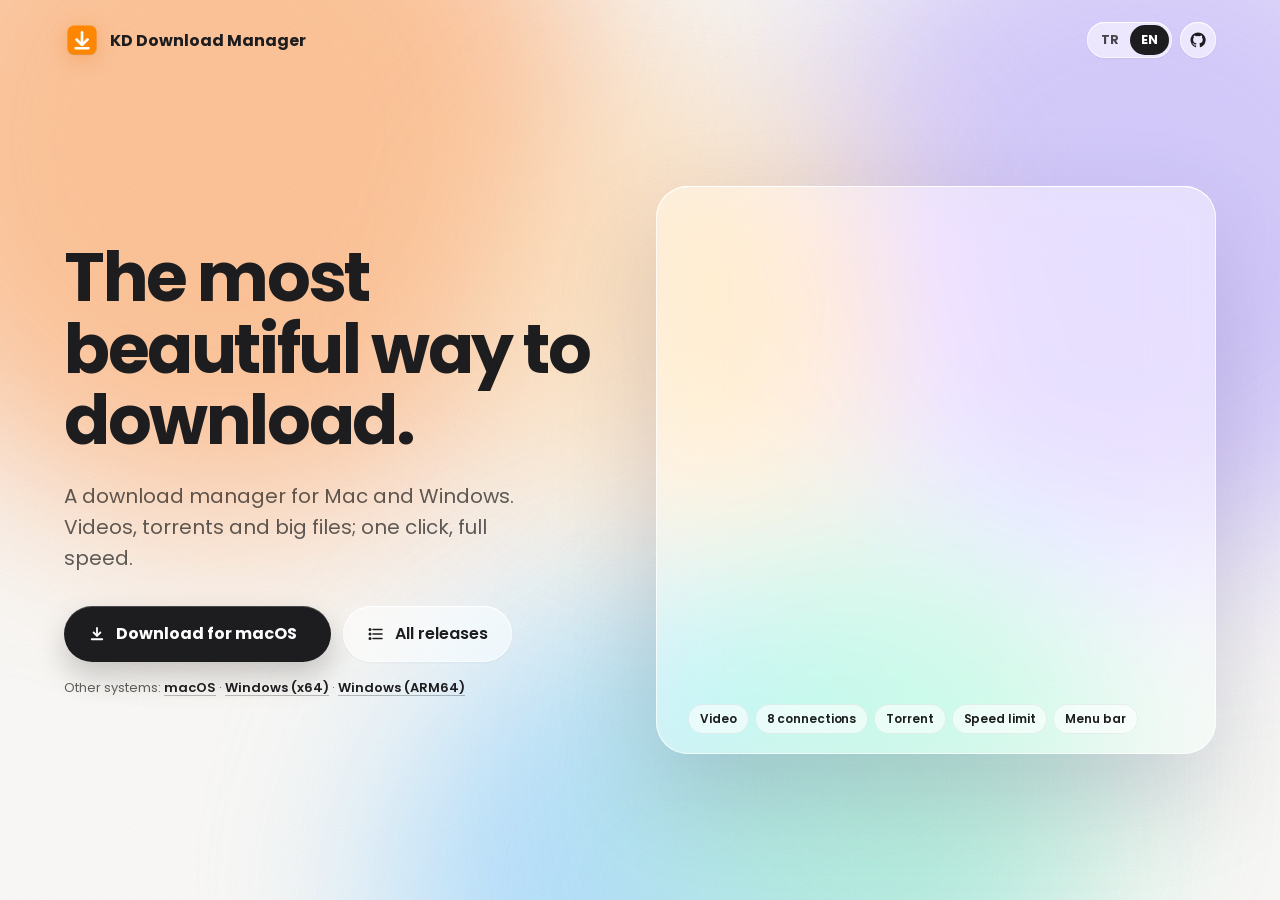
<file: docs/index.html>
<!doctype html>
<html lang="tr">
<head>
<meta charset="utf-8">
<meta name="viewport" content="width=device-width, initial-scale=1">
<title>KD Download Manager</title>
<meta name="description" content="Mac ve Windows için indirme yöneticisi: video, torrent ve büyük dosyalar. Tek tıkla, tam hızda.">
<link rel="icon" type="image/png" href="favicon.png">
<link rel="apple-touch-icon" href="app-icon.png">
<link rel="preconnect" href="https://fonts.googleapis.com">
<link rel="preconnect" href="https://fonts.gstatic.com" crossorigin>
<link rel="stylesheet" href="https://fonts.googleapis.com/css2?family=Poppins:wght@400;500;600;700;800&display=swap">
<style>
/* Sayfanın tasarımı "Gradient hero – Açık – 1440" çalışmasından; sağdaki animasyonlar uygulamanın gerçek
   ekranlarından (Swift görünümleri ve tarayıcı eklentisi) birebir çizildi. Renkler, ölçüler ve metinler
   uygulamadakiyle aynı tutulmalı: Theme.swift, DownloadRow.swift, DownloadListView.swift, ChromeExtension/menu.js. */
:root{
  --accent:#F08A2E; --on-accent:#1D1D1F;
  --accent-text:color-mix(in srgb,var(--accent) 62%,black);
  --accent-light:color-mix(in srgb,var(--accent) 70%,white);
  --accent-glow:color-mix(in srgb,var(--accent) 45%,transparent);
  --ink:#1D1D1F; --sec:rgba(0,0,0,0.62); --ter:rgba(0,0,0,0.55);
  --ok:#16A34A;
  --sys:-apple-system,BlinkMacSystemFont,"SF Pro Text","SF Pro Display",Inter,"Segoe UI",sans-serif;
  --loop:30s; --beat:6s;
}
*{box-sizing:border-box}
html{color-scheme:light}
body{margin:0;background:#fbfaf8}
a{text-decoration:none;color:inherit}
.pg{position:relative;min-height:100vh;overflow:hidden;font-family:Poppins,-apple-system,'SF Pro Text','Segoe UI',sans-serif;color:var(--ink);background:#fbfaf8;display:flex;flex-direction:column}
.blob{position:absolute;border-radius:50%;filter:blur(90px);opacity:0.75;will-change:transform}
.b1{width:760px;height:760px;left:-160px;top:-240px;background:#FFB27A;animation:d1 22s ease-in-out infinite alternate}
.b2{width:680px;height:680px;right:-200px;top:-120px;background:#C9BCFF;animation:d2 26s ease-in-out infinite alternate}
.b3{width:620px;height:620px;left:30%;bottom:-320px;background:#9FD8FF;animation:d3 20s ease-in-out infinite alternate}
.b4{width:480px;height:480px;right:12%;bottom:-120px;background:#B5F2D6;animation:d4 24s ease-in-out infinite alternate}
.b5{width:420px;height:420px;left:38%;top:10%;background:#FFE1B8;animation:d5 18s ease-in-out infinite alternate}
@keyframes d1{0%{transform:translate(0,0) scale(1)}50%{transform:translate(220px,140px) scale(1.15)}100%{transform:translate(80px,300px) scale(0.95)}}
@keyframes d2{0%{transform:translate(0,0) scale(1)}50%{transform:translate(-260px,180px) scale(0.9)}100%{transform:translate(-120px,360px) scale(1.12)}}
@keyframes d3{0%{transform:translate(0,0) scale(1)}50%{transform:translate(-200px,-160px) scale(1.2)}100%{transform:translate(160px,-80px) scale(1)}}
@keyframes d4{0%{transform:translate(0,0)}50%{transform:translate(-180px,-220px) scale(1.1)}100%{transform:translate(-320px,-40px) scale(0.9)}}
@keyframes d5{0%{transform:translate(0,0)}50%{transform:translate(160px,120px) scale(1.25)}100%{transform:translate(-140px,200px) scale(0.85)}}
.grain{position:absolute;inset:0;opacity:0.22;mix-blend-mode:multiply;pointer-events:none;background-image:url("data:image/svg+xml;utf8,<svg xmlns='http://www.w3.org/2000/svg' width='160' height='160'><filter id='n'><feTurbulence type='fractalNoise' baseFrequency='0.9' numOctaves='2' stitchTiles='stitch'/><feColorMatrix values='0 0 0 0 0.5 0 0 0 0 0.5 0 0 0 0 0.5 0 0 0 0.55 0'/></filter><rect width='160' height='160' filter='url(%23n)'/></svg>")}
.wrap{position:relative;max-width:1216px;width:100%;margin:0 auto;padding:0 32px}
.btn{border:0;cursor:pointer;font-family:inherit;color:inherit}
.glass{background:rgba(255,255,255,0.55);-webkit-backdrop-filter:blur(24px) saturate(180%);backdrop-filter:blur(24px) saturate(180%);box-shadow:0 1px 2px rgba(40,30,80,0.05),inset 0 1px 0 rgba(255,255,255,0.9),inset 0 0 0 1px rgba(255,255,255,0.6)}
.mut{color:var(--sec)}
.h1{margin:0;font-size:68px;line-height:1.05;font-weight:700;letter-spacing:-2.4px}
.sub{margin:0;font-size:20px;line-height:1.55;max-width:480px}
.cta{height:56px;padding:0 24px;border-radius:28px;display:inline-flex;align-items:center;justify-content:center;gap:10px;font-size:16px;font-weight:700;transition:transform .2s ease}
.cta:hover{transform:translateY(-1px)}
.cta small{font-size:12px;font-weight:600;opacity:0.65}
.others a{color:var(--ink);font-weight:600;text-decoration:underline;text-underline-offset:3px;text-decoration-color:rgba(0,0,0,0.25)}
/* Sahnenin altında, hangi özelliğin oynadığını gösteren çipler (sahnelerle aynı döngüde). */
.pills{position:absolute;left:32px;right:32px;bottom:20px;display:flex;flex-wrap:nowrap;gap:6px;z-index:30;font-family:Poppins,var(--sys)}
.pill{position:relative;overflow:hidden;height:30px;padding:0 12px;border-radius:15px;display:inline-flex;align-items:center;white-space:nowrap;font-size:12px;font-weight:600;background:rgba(255,255,255,0.6);box-shadow:inset 0 0 0 1px rgba(0,0,0,0.06);animation:pillOn var(--loop) linear infinite}
.pill::after{content:'';position:absolute;left:0;bottom:0;height:2px;width:0;background:rgba(255,255,255,0.7);animation:pillBar var(--loop) linear infinite;animation-delay:inherit}
@keyframes pillOn{0%,19.6%{background:#1d1d1f;color:#fff;box-shadow:0 6px 16px rgba(0,0,0,0.18)}20%,100%{background:rgba(255,255,255,0.6);color:#1d1d1f;box-shadow:inset 0 0 0 1px rgba(0,0,0,0.06)}}
@keyframes pillBar{0%{width:0}19.6%{width:100%}20%,100%{width:0}}

/* ---------- sahne ---------- */
.stagewrap{width:560px;flex:none}
.stage{position:relative;width:560px;height:568px;border-radius:32px;overflow:hidden;box-shadow:0 40px 100px rgba(60,40,100,0.18),inset 0 1px 0 #fff,inset 0 0 0 1px rgba(255,255,255,0.7);background:rgba(255,255,255,0.45);-webkit-backdrop-filter:blur(30px) saturate(180%);backdrop-filter:blur(30px) saturate(180%)}
.scene{position:absolute;inset:0;opacity:0;animation:scene var(--loop) cubic-bezier(.3,.7,.2,1) infinite}
@keyframes scene{0%{opacity:0;transform:translateY(14px) scale(0.985);filter:blur(8px)}2.4%,17.6%{opacity:1;transform:none;filter:blur(0)}20%,100%{opacity:0;transform:translateY(-14px) scale(0.985);filter:blur(8px)}}
.scene *{animation-duration:var(--beat);animation-iteration-count:infinite}
.cap{position:absolute;left:32px;right:32px;bottom:76px;display:flex;flex-direction:column;gap:4px}
.cap b{font-size:20px;letter-spacing:-0.3px}
.cap span{font-size:14px;color:rgba(0,0,0,0.6)}
.cur{position:absolute;width:20px;height:24px;z-index:20;pointer-events:none;filter:drop-shadow(0 2px 3px rgba(0,0,0,0.3));transform-origin:3px 2px}
.rip{position:absolute;width:40px;height:40px;margin:-20px 0 0 -20px;border-radius:50%;z-index:19;opacity:0;pointer-events:none;background:rgba(255,255,255,0.65)}
.rip.dark{background:rgba(0,0,0,0.16)}
/* Değişen sayılar: alt alta dizilmiş satırlar adım adım kayar. */
.tk{display:inline-block;height:var(--h,15px);line-height:var(--h,15px);overflow:hidden;vertical-align:bottom;font-variant-numeric:tabular-nums}
.tk>span{display:flex;flex-direction:column}
.tk.r>span{align-items:flex-end}
html[lang=tr] .kpct .tk>span{align-items:flex-start}
.tk b{font-weight:inherit;display:block;height:var(--h,15px);white-space:nowrap}
.swap{position:relative;display:inline-grid}
.swap>*{grid-area:1/1}

/* ---------- uygulama arayüzü (gerçek ölçüler) ---------- */
.ui{font-family:var(--sys);color:var(--ink);-webkit-font-smoothing:antialiased;letter-spacing:-0.1px}
.ui svg{display:block;flex:none}
.kp{position:absolute;width:460px;border-radius:26px;overflow:hidden;background:rgba(250,249,252,0.86);-webkit-backdrop-filter:blur(30px) saturate(180%);backdrop-filter:blur(30px) saturate(180%);box-shadow:0 30px 70px rgba(40,30,80,0.18),0 2px 6px rgba(40,30,80,0.06),inset 0 0 0 1px rgba(0,0,0,0.06),inset 0 1px 0 rgba(255,255,255,0.95)}
.kh{display:flex;align-items:center;justify-content:space-between;padding:18px 18px 0}
.kh b{font-size:20px;font-weight:600;letter-spacing:-0.3px}
.kh .cbs{display:flex;gap:12px}
.cb{width:38px;height:38px;border-radius:19px;display:grid;place-items:center;background:rgba(255,255,255,0.75);box-shadow:inset 0 0 0 1px rgba(0,0,0,0.06),inset 0 1px 0 #fff,0 1px 3px rgba(40,30,80,0.06)}
.cb svg{width:17px;height:17px}
.ksum{display:flex;align-items:center;justify-content:space-between;padding:0 18px;height:24px;font-size:12.5px;font-weight:500;color:var(--sec)}
.ksum .pa{display:flex;align-items:center;gap:6px;height:24px;padding:0 10px;border-radius:12px;font-size:12px;font-weight:600;color:var(--ink);background:rgba(255,255,255,0.75);box-shadow:inset 0 0 0 1px rgba(0,0,0,0.06)}
.ksum .pa svg{width:11px;height:11px}
.ktabs{display:flex;gap:4px;margin:0 18px;padding:3px;border-radius:20px;background:rgba(255,255,255,0.55);box-shadow:inset 0 0 0 1px rgba(0,0,0,0.05)}
.ktabs span{height:30px;padding:0 12px;border-radius:15px;display:flex;align-items:center;gap:5px;font-size:12.5px;font-weight:500}
.ktabs span i{font-style:normal;font-size:11px;color:var(--ter)}
.ktabs .on{background:var(--accent);color:var(--on-accent);font-weight:600;box-shadow:inset 0 1px 0 rgba(255,255,255,0.45),0 2px 6px var(--accent-glow)}
.ktabs .on i{color:inherit;opacity:0.7}
.krows{display:flex;flex-direction:column;gap:10px;padding:0 18px}
.krow{display:flex;align-items:center;gap:14px;padding:12px 10px 12px 12px;border-radius:22px;background:rgba(255,255,255,0.6);box-shadow:inset 0 0 0 1px rgba(0,0,0,0.05),inset 0 1px 0 rgba(255,255,255,0.95),0 4px 14px rgba(40,30,80,0.05)}
.ktile{width:52px;height:52px;border-radius:13px;display:grid;place-items:center;color:#fff;flex:none;box-shadow:inset 0 1px 0 rgba(255,255,255,0.4),0 2px 5px rgba(0,0,0,0.16);background-image:linear-gradient(180deg,rgba(255,255,255,0.16),rgba(255,255,255,0) 60%),linear-gradient(180deg,var(--t1),var(--t2))}
.ktile svg{width:22px;height:22px}
.c-video{--t1:#B48CF0;--t2:#8150D6}.c-app{--t1:#5AA2F8;--t2:#2C6FE0}.c-music{--t1:#F57A9A;--t2:#D4436A}.c-arch{--t1:#D6AE74;--t2:#A67840}
.kmid{flex:1;min-width:0;display:flex;flex-direction:column;gap:7px}
.ktop{display:flex;align-items:baseline;gap:10px}
.knm{flex:1;min-width:0;font-size:14px;font-weight:600;white-space:nowrap;overflow:hidden;text-overflow:ellipsis}
.kpct{font-size:13px;font-weight:500;color:var(--sec);font-variant-numeric:tabular-nums;white-space:nowrap}
.ktr{height:6px;border-radius:3px;background:rgba(0,0,0,0.08);overflow:hidden}
.kbar{height:6px;border-radius:3px;background:linear-gradient(90deg,color-mix(in srgb,var(--accent) 85%,transparent),var(--accent))}
.kbar.paused{background:rgba(0,0,0,0.22)}
.kst{display:flex;align-items:center;gap:8px;font-size:12px;font-variant-numeric:tabular-nums;white-space:nowrap;height:15px}
.kst b{font-weight:600}
.kst .s{color:var(--sec)}
.kst.swap{display:grid;justify-items:start}
.kst.swap>*{grid-area:1/1}
.kbtn{width:36px;height:36px;border-radius:18px;display:grid;place-items:center;flex:none;background:rgba(255,255,255,0.8);box-shadow:inset 0 0 0 1px rgba(0,0,0,0.06),inset 0 1px 0 #fff,0 1px 3px rgba(40,30,80,0.06)}
.kbtn svg{width:14px;height:14px}
.kbb{position:absolute;left:8px;right:8px;bottom:14px;display:flex;align-items:center;justify-content:space-between;gap:6px}
.kseg{display:flex;align-items:center;gap:2px;padding:4px;border-radius:24px;background:rgba(255,255,255,0.72);box-shadow:inset 0 0 0 1px rgba(0,0,0,0.06),inset 0 1px 0 #fff,0 6px 18px rgba(40,30,80,0.08)}
.kseg>span{height:38px;padding:0 10px;border-radius:19px;display:flex;align-items:center;gap:6px;font-size:13px;font-weight:600;white-space:nowrap}
.kseg>span>svg{width:11px;height:11px}
.kseg i{font-style:normal;min-width:21px;height:21px;padding:0 6px;border-radius:11px;display:grid;place-items:center;font-size:11px;font-weight:700;background:rgba(0,0,0,0.07)}
.kseg>.on{background:var(--accent);color:var(--on-accent);box-shadow:inset 0 1px 0 rgba(255,255,255,0.45),0 4px 10px var(--accent-glow)}
.kseg .on i{background:rgba(0,0,0,0.13)}
.kspd{position:relative;height:46px;padding:0 14px;border-radius:23px;display:flex;align-items:center;gap:8px;background:rgba(255,255,255,0.78);box-shadow:inset 0 0 0 1px rgba(0,0,0,0.06),inset 0 1px 0 #fff,0 6px 18px rgba(40,30,80,0.08)}
.kspd .v{display:flex;align-items:center;gap:5px;font-size:13px;font-weight:600;font-variant-numeric:tabular-nums;white-space:nowrap}
.kspd .v svg{width:11px;height:11px}
.kspd>svg{width:15px;height:15px;color:var(--sec)}
.kspd .lim{font-size:10.5px;font-weight:500;color:var(--sec);text-align:right;white-space:nowrap}

/* ---------- 1 · video ---------- */
.vid{background:#16131d;background-image:radial-gradient(circle at 25% 35%,#3b5bdb 0,rgba(59,91,219,0) 42%),radial-gradient(circle at 72% 65%,#e8590c 0,rgba(232,89,12,0) 36%),radial-gradient(circle at 40% 100%,#12b886 0,rgba(18,184,134,0) 34%)}
@keyframes kb{0%{transform:scale(1.04) translate(0,0)}100%{transform:scale(1.12) translate(-14px,-8px)}}
@keyframes play{0%{width:32%}100%{width:36%}}
/* Eklentinin butonu ve kalite menüsü: ChromeExtension/menu.js'teki stillerin açık tema hâli. */
.xg{position:absolute;top:36px;right:44px;display:flex;align-items:center;gap:4px;z-index:5;animation-name:s1Grp}
.xd{width:22px;height:22px;border-radius:11px;display:grid;place-items:center;color:#fff;background:rgba(24,22,30,0.62);box-shadow:inset 0 1px 0 rgba(255,255,255,0.25),0 2px 8px rgba(0,0,0,0.25);animation-name:s1X}
.xd svg{width:10px;height:10px}
.xb{display:flex;align-items:center;gap:6px;height:34px;padding:0 10px 0 12px;border-radius:17px;font-size:13px;font-weight:600;color:var(--on-accent);background:color-mix(in srgb,var(--accent) 88%,transparent);box-shadow:inset 0 1px 0 rgba(255,255,255,0.45);animation-name:s1Press}
.xb svg{width:15px;height:15px}.xb .ch{width:10px;height:10px;opacity:0.8}
.xm{position:absolute;top:76px;right:44px;width:300px;height:259px;overflow:hidden;padding:6px;border-radius:18px;font-size:13px;line-height:1.3;z-index:6;color:var(--ink);background:rgba(255,255,255,0.78);-webkit-backdrop-filter:blur(36px) saturate(190%);backdrop-filter:blur(36px) saturate(190%);border:1px solid rgba(0,0,0,0.06);box-shadow:inset 0 1px 0 rgba(255,255,255,0.95),0 24px 60px rgba(40,30,80,0.22);transform-origin:top right;opacity:0;animation-name:s1Menu;animation-timing-function:cubic-bezier(.2,1.1,.4,1)}
.xo{animation-name:s1Opts}
.xhd{display:flex;align-items:center;gap:10px;padding:8px 8px 10px}
.xhd .t{width:28px;height:28px;border-radius:7px;display:grid;place-items:center;color:#fff;background:linear-gradient(#B48CF0,#8150D6);box-shadow:inset 0 1px 0 rgba(255,255,255,0.4),0 1px 3px rgba(0,0,0,0.3)}
.xhd .t svg{width:14px;height:14px}
.xhd b{display:block;font-weight:600;white-space:nowrap;overflow:hidden;text-overflow:ellipsis;max-width:230px}
.xhd small{display:block;color:var(--sec);font-size:11.5px;margin-top:1px}
.xl{position:relative}
.xop{position:relative;display:flex;align-items:center;gap:8px;height:32px;padding:0 10px;border-radius:10px}
.xop.sel{background:rgba(0,0,0,0.07)}
.xop .mk{width:14px;display:grid;place-items:center;color:var(--accent-text)}
.xop .mk svg{width:12px;height:12px}
.xop.au .mk{color:#F57A9A}
.xop .nm{flex:1;font-weight:500}
.xop .nm strong{color:var(--accent-text);font-weight:600}
.xop .tg{display:inline-block;margin-left:6px;padding:1px 5px;border-radius:5px;vertical-align:1px;background:rgba(0,0,0,0.07);font-size:10px;font-weight:700;letter-spacing:0.3px}
.xop .sz{color:var(--sec);font-size:12px;font-variant-numeric:tabular-nums}
.xhov{position:absolute;left:0;right:0;top:0;height:32px;border-radius:10px;background:rgba(0,0,0,0.05);opacity:0;animation-name:s1Hov;animation-timing-function:cubic-bezier(.3,.7,.2,1)}
.xdiv{height:1px;margin:6px 10px;background:rgba(0,0,0,0.08)}
.xft{display:flex;align-items:center;justify-content:center;gap:6px;padding:8px 10px 2px;color:var(--ter);font-size:11.5px}
.xft svg{width:11px;height:11px}
.xok{position:absolute;left:6px;right:6px;top:6px;padding:8px 10px;color:var(--ok);opacity:0;animation-name:s1Sent}
@keyframes s1Grp{0%,5%{opacity:0;transform:translateY(-6px)}10%,100%{opacity:1;transform:none}}
@keyframes s1X{0%,16%{opacity:0;transform:scale(.8)}20%,56%{opacity:1;transform:none}62%,100%{opacity:0;transform:scale(.8)}}
@keyframes s1Press{0%,23.5%{transform:none}24.5%{transform:scale(.94)}26%,100%{transform:none}}
@keyframes s1Menu{0%,25%{opacity:0;transform:translateY(-6px) scale(.92);height:259px}29%,46%{opacity:1;transform:none;height:259px}49.5%,53%{opacity:1;transform:none;height:44px}57%,100%{opacity:0;transform:translateY(-4px) scale(.96);height:44px}}
@keyframes s1Opts{0%,46%{opacity:1}47.5%,100%{opacity:0}}
@keyframes s1Sent{0%,47%{opacity:0}49.5%,100%{opacity:1}}
@keyframes s1Hov{0%,30%{opacity:0;transform:none}33%,35%{opacity:1;transform:none}40%,100%{opacity:1;transform:translateY(32px)}}
@keyframes s1Cur{0%{left:190px;top:220px;opacity:0;transform:scale(1)}6%{left:210px;top:200px;opacity:1}20%,23%{left:466px;top:46px;transform:scale(1)}24.5%{transform:scale(.82)}26%{transform:scale(1)}34%{left:330px;top:146px}40%,43%{left:330px;top:170px;transform:scale(1)}44.5%{transform:scale(.82)}46%{transform:scale(1)}54%{left:330px;top:170px;opacity:1}60%,100%{left:360px;top:205px;opacity:0;transform:scale(1)}}
@keyframes s1RipA{0%,23.6%{opacity:0;transform:scale(.2)}25%{opacity:.8;transform:scale(.6)}32%,100%{opacity:0;transform:scale(1.6)}}
@keyframes s1RipB{0%,44%{opacity:0;transform:scale(.2)}45.4%{opacity:.8;transform:scale(.6)}52%,100%{opacity:0;transform:scale(1.6)}}
@keyframes s1Row{0%,52%{opacity:0;transform:translateY(18px) scale(.97)}58%,100%{opacity:1;transform:none}}
@keyframes s1Bar{0%,58%{width:0}84%,100%{width:100%}}
@keyframes s1Pct{0%,58%{transform:none}84%,100%{transform:translateY(-165px)}}
@keyframes s1Eta{0%,58%{transform:none}84%,100%{transform:translateY(-75px)}}
@keyframes jit4{to{transform:translateY(-60px)}}
@keyframes s1Live{0%,84%{opacity:1}86%,100%{opacity:0}}
@keyframes s1Merge{0%,84%{opacity:0}86%,100%{opacity:1}}

/* ---------- 2 · 8 bağlantı ---------- */
.lens{position:absolute;left:78px;top:278px;width:404px;padding:14px 16px 12px;border-radius:20px;background:rgba(255,255,255,0.82);-webkit-backdrop-filter:blur(24px);backdrop-filter:blur(24px);box-shadow:0 20px 50px rgba(40,30,80,0.16),inset 0 0 0 1.5px color-mix(in srgb,var(--accent) 40%,transparent),inset 0 1px 0 #fff;animation-name:s2Lens;animation-timing-function:cubic-bezier(.2,1.2,.4,1)}
.lens .hd{display:flex;align-items:center;gap:7px;font-size:11.5px;font-weight:600;color:var(--sec)}
.lens .hd i{width:7px;height:7px;border-radius:4px;background:rgba(0,0,0,0.15);animation-name:dotOn}
.lens .segs{display:flex;gap:4px;height:14px;margin-top:12px}
.lens .segs>div{flex:1;border-radius:4px;background:rgba(0,0,0,0.07);overflow:hidden}
.lens .segs>div>i{display:block;height:100%;width:0;background:linear-gradient(90deg,var(--accent-light),var(--accent))}
.lens .nums{display:flex;gap:4px;margin-top:7px;font-size:10.5px;font-weight:600;color:var(--ter);text-align:center}
.lens .nums span{flex:1}
@keyframes s2Lens{0%,6%{opacity:0;transform:translateY(-12px) scale(.96)}14%,100%{opacity:1;transform:none}}
@keyframes dotOn{0%,10%{background:rgba(0,0,0,0.15);box-shadow:none}13%,100%{background:#34C759;box-shadow:0 0 0 3px rgba(52,199,89,0.2)}}
@keyframes segA{0%,14%{width:0}72%,100%{width:100%}}
@keyframes segB{0%,15%{width:0}82%,100%{width:100%}}
@keyframes segC{0%,14%{width:0}90%,100%{width:100%}}
@keyframes segD{0%,16%{width:0}96%,100%{width:100%}}
@keyframes s2Bar{0%{width:12%}100%{width:78%}}
@keyframes s2Pct{to{transform:translateY(-165px)}}
@keyframes s2Spd{0%,14%{transform:none}50%,100%{transform:translateY(-45px)}}

/* ---------- 3 · torrent ---------- */
.fw{position:absolute;left:32px;top:96px;width:168px;height:196px;border-radius:12px;overflow:hidden;background:rgba(255,255,255,0.88);box-shadow:0 24px 60px rgba(40,30,80,0.16),0 2px 6px rgba(40,30,80,0.06),inset 0 0 0 1px rgba(0,0,0,0.06)}
.fw .tb{height:30px;display:flex;align-items:center;gap:6px;padding:0 10px;position:relative;box-shadow:inset 0 -1px 0 rgba(0,0,0,0.05);background:rgba(250,250,252,0.8)}
.fw .tb i{width:10px;height:10px;border-radius:5px;box-shadow:inset 0 0 0 .5px rgba(0,0,0,.15)}
.fw .tb b{position:absolute;left:40px;right:6px;text-align:center;font-size:11.5px;font-weight:600}
.fw .src{height:166px;display:flex;flex-direction:column;align-items:center;justify-content:center;gap:8px;animation-name:tSrc}
.fw .src span{font-size:11px;font-weight:600}
.k3{left:216px;top:44px;height:430px;transform:scale(.678);transform-origin:top left}
.tnew{overflow:hidden;animation-name:tNew;animation-timing-function:cubic-bezier(.2,1,.3,1)}
@keyframes tGrp{0%{transform:translate(300px,420px);opacity:0}6%{opacity:1}12%,16%{transform:translate(116px,184px)}40%,46%{transform:translate(380px,196px)}56%{transform:translate(410px,236px);opacity:1}60%,100%{transform:translate(410px,236px);opacity:0}}
@keyframes tGhost{0%,13%{opacity:0;transform:scale(.9) rotate(0)}16%{opacity:.95;transform:scale(1.06) rotate(-5deg)}40%{opacity:.95;transform:scale(1.02) rotate(3deg)}45%{opacity:.95;transform:scale(1) rotate(0)}49%,100%{opacity:0;transform:scale(.3) rotate(0)}}
@keyframes tPress{0%,13%{transform:scale(1)}14.5%,45%{transform:scale(.86)}46.5%,100%{transform:scale(1)}}
@keyframes tBadge{0%,30%{opacity:0;transform:scale(.5)}34%,45%{opacity:1;transform:none}47%,100%{opacity:0;transform:scale(.5)}}
@keyframes tSrc{0%,14%{opacity:1}16%,46%{opacity:.35}50%,100%{opacity:1}}
@keyframes tNew{0%,47%{max-height:0;opacity:0;margin-bottom:-10px}55%,100%{max-height:80px;opacity:1;margin-bottom:0}}
@keyframes tOld{0%,52%{opacity:1}54%,100%{opacity:0}}
@keyframes tNow{0%,52%{opacity:0}54%,100%{opacity:1}}
@keyframes tConn{0%,63%{opacity:1}65%,100%{opacity:0}}
@keyframes tLive{0%,63%{opacity:0}65%,100%{opacity:1}}
@keyframes tBar{0%,64%{width:0}100%{width:22%}}
@keyframes tPct{0%,64%{transform:none}100%{transform:translateY(-75px)}}

/* ---------- 4 · hız sınırı (1.8.7: hız göstergesine tıklayınca) ---------- */
.k4{left:50px;top:24px;height:392px}
.pop{position:absolute;left:300px;top:66px;width:230px;padding:8px;border-radius:12px;z-index:8;background:rgba(244,243,246,0.94);-webkit-backdrop-filter:blur(30px) saturate(180%);backdrop-filter:blur(30px) saturate(180%);box-shadow:0 14px 40px rgba(0,0,0,0.18),0 0 0 .5px rgba(0,0,0,0.18),inset 0 1px 0 rgba(255,255,255,0.8);transform-origin:132px 100%;opacity:0;animation-name:s4Pop;animation-timing-function:cubic-bezier(.2,1.1,.4,1)}
.pop::after{content:'';position:absolute;left:125px;bottom:-7px;width:14px;height:14px;background:rgba(244,243,246,0.98);transform:rotate(45deg);box-shadow:.5px .5px 0 rgba(0,0,0,0.14);border-radius:0 0 3px 0}
.pop .hd{height:24px;padding:0 10px;display:flex;align-items:center;font-size:11px;font-weight:600;letter-spacing:.8px;text-transform:uppercase;color:var(--ter)}
.pop .ls{position:relative}
.pop .op{position:relative;height:34px;padding:0 10px;display:flex;align-items:center;justify-content:space-between;font-size:13px;border-radius:8px}
.pop .op svg{width:12px;height:12px;color:var(--accent-text)}
.pop .sel,.pop .hov{position:absolute;left:0;right:0;top:0;height:34px;border-radius:8px}
.pop .sel{background:rgba(0,0,0,0.08);animation-name:s4Sel}
.pop .hov{background:rgba(0,0,0,0.05);opacity:0;animation-name:s4Hov}
.pop .ca{animation-name:s4ChkA}.pop .cb5{opacity:0;animation-name:s4ChkB}
.k4 .kspd{animation-name:s4PillBg}
.k4 .kspd>svg{animation-name:s4Gauge}
.sbox{position:relative;width:88px;height:32px}
.sbox>div{position:absolute;right:0;top:0;bottom:0;display:flex;flex-direction:column;justify-content:center;align-items:flex-end;gap:1px}
.fast{animation-name:s4Fast}.slow{opacity:0;animation-name:s4Slow}
@keyframes s4Cur{0%{left:250px;top:200px;opacity:0;transform:scale(1)}6%{left:260px;top:210px;opacity:1}24%,27%{left:426px;top:370px;transform:scale(1)}28.5%{transform:scale(.82)}30%{transform:scale(1)}40%,47%{left:360px;top:214px;transform:scale(1)}48.5%{transform:scale(.82)}50%{transform:scale(1)}58%{left:360px;top:214px;opacity:1}64%,100%{left:392px;top:250px;opacity:0;transform:scale(1)}}
@keyframes s4RipA{0%,28%{opacity:0;transform:scale(.2)}29.4%{opacity:.8;transform:scale(.6)}36%,100%{opacity:0;transform:scale(1.6)}}
@keyframes s4RipB{0%,48%{opacity:0;transform:scale(.2)}49.4%{opacity:.8;transform:scale(.6)}56%,100%{opacity:0;transform:scale(1.6)}}
@keyframes s4Pop{0%,29%{opacity:0;transform:translateY(6px) scale(.94)}33%,51.5%{opacity:1;transform:none}55%,100%{opacity:0;transform:translateY(4px) scale(.97)}}
@keyframes s4Hov{0%,39%{opacity:0;transform:translateY(102px)}42%,51%{opacity:1;transform:translateY(102px)}53%,100%{opacity:0;transform:translateY(102px)}}
@keyframes s4Sel{0%,48.6%{transform:none}49.2%,100%{transform:translateY(102px)}}
@keyframes s4ChkA{0%,48.6%{opacity:1}49.2%,100%{opacity:0}}
@keyframes s4ChkB{0%,48.6%{opacity:0}49.2%,100%{opacity:1}}
@keyframes s4PillBg{0%,28%{background:rgba(255,255,255,0.78)}30%,54%{background:rgba(236,236,240,0.92)}57%,100%{background:rgba(255,255,255,0.78)}}
@keyframes s4Gauge{0%,54%{color:rgba(0,0,0,0.62)}58%,100%{color:var(--accent-text)}}
@keyframes s4Fast{0%,53%{opacity:1;transform:none}57%,100%{opacity:0;transform:translateY(-8px)}}
@keyframes s4Slow{0%,55%{opacity:0;transform:translateY(8px)}59%,100%{opacity:1;transform:none}}
@keyframes jit3{to{transform:translateY(-45px)}}

/* ---------- 5 · menü çubuğu ---------- */
.desk{position:absolute;left:32px;top:24px;width:496px;height:330px;border-radius:16px;overflow:hidden;background:linear-gradient(135deg,#FFD3B0 0%,#E7DDFF 55%,#CBE9FF 100%);box-shadow:0 20px 50px rgba(40,30,80,0.12),inset 0 0 0 1px rgba(0,0,0,0.05)}
.mb{position:absolute;left:0;right:0;top:0;height:28px;background:rgba(255,255,255,0.55);-webkit-backdrop-filter:blur(20px);backdrop-filter:blur(20px);font-size:12.5px;font-weight:500;font-family:var(--sys)}
.mb .l{position:absolute;left:16px;top:6px;display:flex;gap:16px}
.si{position:absolute;right:94px;top:2px;width:26px;height:24px;border-radius:6px;animation-name:iconHi}
.si svg{position:absolute;left:4px;top:3px;width:18px;height:18px}
.k5{right:8px;top:32px;height:322px;transform:scale(.56);transform-origin:top right;opacity:0;animation-name:panel5;animation-timing-function:cubic-bezier(.2,1.2,.4,1)}
.note5{position:absolute;top:36px;right:10px;width:286px;padding:11px 12px;border-radius:18px;display:flex;gap:10px;align-items:center;font-family:var(--sys);background:rgba(246,246,248,0.86);-webkit-backdrop-filter:blur(30px) saturate(180%);backdrop-filter:blur(30px) saturate(180%);box-shadow:0 14px 36px rgba(40,30,80,0.18),inset 0 0 0 .5px rgba(0,0,0,0.12),inset 0 1px 0 rgba(255,255,255,0.9);opacity:0;animation-name:notif;animation-timing-function:cubic-bezier(.2,1.3,.4,1)}
.note5 img{width:36px;height:36px;flex:none}
.note5 .tx{flex:1;min-width:0;font-size:12.5px;line-height:1.3}
.note5 .tx b{display:block;font-weight:600}
.note5 .tx span{display:block;white-space:nowrap;overflow:hidden;text-overflow:ellipsis}
.note5 small{align-self:flex-start;font-size:11px;color:var(--ter)}
@keyframes ring5{0%{stroke-dashoffset:45}50%,100%{stroke-dashoffset:0}}
@keyframes ringOut5{0%,50%{opacity:1}52%,100%{opacity:0}}
@keyframes check5{0%,51%{opacity:0;transform:scale(.6)}55%,100%{opacity:1;transform:none}}
@keyframes iconHi{0%,27.5%{background:transparent}28.5%,58%{background:rgba(0,0,0,0.1)}62%,100%{background:transparent}}
@keyframes panel5{0%,29%{opacity:0;transform:translateY(-6px) scale(.53)}33%,58%{opacity:1;transform:scale(.56)}62%,100%{opacity:0;transform:scale(.54)}}
@keyframes p5Bar{0%{width:72%}50%,100%{width:100%}}
@keyframes p5Pct{0%{transform:none}50%,100%{transform:translateY(-120px)}}
@keyframes notif{0%,62%{opacity:0;transform:translateX(40px)}68%,100%{opacity:1;transform:none}}
@keyframes mCur{0%{left:250px;top:200px;opacity:0;transform:scale(1)}6%{opacity:1}24%,27%{left:387px;top:12px;transform:scale(1)}28.5%{transform:scale(.82)}30%{transform:scale(1)}42%{left:330px;top:120px}55%{left:330px;top:120px;opacity:1}59%,100%{left:330px;top:120px;opacity:0;transform:scale(1)}}
@keyframes rD{0%,28%{opacity:0;transform:scale(.2)}29.4%{opacity:.8;transform:scale(.6)}36%,100%{opacity:0;transform:scale(1.6)}}

@media (prefers-reduced-motion: reduce){
  *,*::before,*::after{animation:none !important}
  .s1{opacity:1}
  .s1 .xm,.s1 .xok{opacity:0}
}
@media (max-width: 960px){
  .wrap{padding:0 16px}
  .split{flex-direction:column !important;align-items:flex-start !important;gap:48px !important;padding-top:32px !important}
  .h1{font-size:44px;letter-spacing:-1.4px}
  .sub{font-size:17px}
  .ctas{flex-direction:column;width:100%}
  .ctas>a{width:100%}
  /* Sahne telefonda sütun genişliğine sığacak kadar küçülür (oranı aşağıdaki betik hesaplar). */
  /* Telefonda önce animasyon, sonra başlık ve indir butonu. Sahne küçültülerek çizildiği için sarmalayıcı
     yüksekliğini içeriğinden değil orandan alır (min-height:0; yoksa tam boy sahne kadar boşluk kalıyordu). */
  .stagewrap{width:100%;max-width:560px;aspect-ratio:560/568;min-height:0;order:-1}
  .brand{font-size:14px !important}
  /* Sahne telefonda ~0,6 ölçekle çiziliyor; çipler okunabilsin diye içeride daha büyük. */
  .pills{gap:5px;left:24px;right:24px}
  .pill{height:40px;padding:0 11px;border-radius:20px;font-size:16px}
  .stage{transform:scale(var(--s,0.6125));transform-origin:top left}
  .b1,.b2,.b3,.b4,.b5{width:420px;height:420px}
}
</style>
</head>
<body>

<!-- Ortak ikonlar (SF Symbols'e benzer; uygulama ve eklentideki çizimlerle aynı) -->
<svg width="0" height="0" style="position:absolute" aria-hidden="true">
  <symbol id="i-dl" viewBox="0 0 24 24"><path fill="currentColor" d="M12 3a1 1 0 0 1 1 1v9.59l3.3-3.3a1 1 0 1 1 1.4 1.42l-5 5a1 1 0 0 1-1.4 0l-5-5a1 1 0 1 1 1.4-1.42l3.3 3.3V4a1 1 0 0 1 1-1ZM5 19h14a1 1 0 1 1 0 2H5a1 1 0 1 1 0-2Z"/></symbol>
  <symbol id="i-chev" viewBox="0 0 24 24"><path fill="currentColor" d="M6.3 9.3a1 1 0 0 1 1.4 0L12 13.58l4.3-4.3a1 1 0 1 1 1.4 1.42l-5 5a1 1 0 0 1-1.4 0l-5-5a1 1 0 0 1 0-1.42Z"/></symbol>
  <symbol id="i-check" viewBox="0 0 24 24"><path fill="currentColor" d="M20.7 6.3a1 1 0 0 1 0 1.4l-10 10a1 1 0 0 1-1.4 0l-5-5a1 1 0 1 1 1.4-1.4l4.3 4.29 9.3-9.3a1 1 0 0 1 1.4 0Z"/></symbol>
  <symbol id="i-play" viewBox="0 0 24 24"><path fill="currentColor" d="M8 5.2v13.6a1 1 0 0 0 1.5.86l11-6.8a1 1 0 0 0 0-1.72l-11-6.8A1 1 0 0 0 8 5.2z"/></symbol>
  <symbol id="i-note" viewBox="0 0 24 24"><path fill="currentColor" d="M19 3.5v11.25a3.25 3.25 0 1 1-2-3V7.6l-8 1.8v7.35a3.25 3.25 0 1 1-2-3V6.5a1 1 0 0 1 .78-.98l10-2.25A1 1 0 0 1 19 4.25Z"/></symbol>
  <symbol id="i-arrow" viewBox="0 0 24 24"><path fill="currentColor" d="M13.3 5.3a1 1 0 0 1 1.4 0l6 6a1 1 0 0 1 0 1.4l-6 6a1 1 0 0 1-1.4-1.4L17.58 13H4a1 1 0 1 1 0-2h13.58l-4.3-4.3a1 1 0 0 1 0-1.4Z"/></symbol>
  <symbol id="i-close" viewBox="0 0 24 24"><path fill="currentColor" d="M5.3 5.3a1 1 0 0 1 1.4 0L12 10.58l5.3-5.3a1 1 0 1 1 1.4 1.42L13.42 12l5.3 5.3a1 1 0 0 1-1.42 1.4L12 13.42l-5.3 5.3a1 1 0 0 1-1.4-1.42L10.58 12l-5.3-5.3a1 1 0 0 1 0-1.4Z"/></symbol>
  <symbol id="i-grid" viewBox="0 0 24 24"><g fill="currentColor"><rect x="4" y="4" width="7" height="7" rx="2"/><rect x="13" y="4" width="7" height="7" rx="2"/><rect x="4" y="13" width="7" height="7" rx="2"/><rect x="13" y="13" width="7" height="7" rx="2"/></g></symbol>
  <symbol id="i-music" viewBox="0 0 24 24"><path fill="currentColor" d="M19 3.2v11.8a3 3 0 1 1-2-2.83V7.4l-7 1.5v8.1a3 3 0 1 1-2-2.83V6.5a1 1 0 0 1 .8-.98l9-1.9A1 1 0 0 1 19 3.2z"/></symbol>
  <symbol id="i-pause" viewBox="0 0 24 24"><g fill="currentColor"><rect x="6" y="4.5" width="4.2" height="15" rx="1.3"/><rect x="13.8" y="4.5" width="4.2" height="15" rx="1.3"/></g></symbol>
  <symbol id="i-link" viewBox="0 0 24 24"><g fill="none" stroke="currentColor" stroke-width="2" stroke-linecap="round"><path d="M10.2 13.8a4 4 0 0 0 5.66 0l3.3-3.3a4 4 0 0 0-5.66-5.66l-1.2 1.2"/><path d="M13.8 10.2a4 4 0 0 0-5.66 0l-3.3 3.3a4 4 0 0 0 5.66 5.66l1.2-1.2"/></g></symbol>
  <symbol id="i-gear" viewBox="0 0 24 24"><path fill="currentColor" fill-rule="evenodd" stroke="currentColor" stroke-width="0.6" stroke-linejoin="round" d="M19.07 9.81 L21.86 10.31 L21.86 13.69 L19.07 14.19 L18.55 15.45 L20.17 17.77 L17.77 20.17 L15.45 18.55 L14.19 19.07 L13.69 21.86 L10.31 21.86 L9.81 19.07 L8.55 18.55 L6.23 20.17 L3.83 17.77 L5.45 15.45 L4.93 14.19 L2.14 13.69 L2.14 10.31 L4.93 9.81 L5.45 8.55 L3.83 6.23 L6.23 3.83 L8.55 5.45 L9.81 4.93 L10.31 2.14 L13.69 2.14 L14.19 4.93 L15.45 5.45 L17.77 3.83 L20.17 6.23 L18.55 8.55Z M12 8.6a3.4 3.4 0 1 0 0 6.8a3.4 3.4 0 1 0 0-6.8Z"/></symbol>
  <symbol id="i-gauge" viewBox="0 0 24 24"><circle cx="12" cy="12" r="9" fill="none" stroke="currentColor" stroke-width="1.9"/><g fill="currentColor"><circle cx="7" cy="12.8" r="1"/><circle cx="7.9" cy="9.2" r="1"/><circle cx="10.4" cy="7.1" r="1"/><circle cx="13.6" cy="7.1" r="1"/><circle cx="16.1" cy="9.2" r="1"/><circle cx="17" cy="12.8" r="1"/><circle cx="12" cy="14.2" r="1.7"/></g><path d="M12 14.2 8.6 10.6" stroke="currentColor" stroke-width="2" stroke-linecap="round"/></symbol>
  <symbol id="i-down" viewBox="0 0 24 24"><path d="M12 4v15M6 13l6 6 6-6" fill="none" stroke="currentColor" stroke-width="2.6" stroke-linecap="round" stroke-linejoin="round"/></symbol>
  <symbol id="i-tick" viewBox="0 0 24 24"><path d="M4.5 12.5l5 5L19.5 7" fill="none" stroke="currentColor" stroke-width="2.6" stroke-linecap="round" stroke-linejoin="round"/></symbol>
  <symbol id="i-cur" viewBox="0 0 20 24"><path d="M2 1.5v18.2l4.6-4.4 2.9 6.6 3-1.3-2.9-6.5h6.4z" fill="#000" stroke="#fff" stroke-width="1.5" stroke-linejoin="round"/></symbol>
  <symbol id="i-torrent" viewBox="0 0 48 58"><path d="M4 2h28l12 12v40a2 2 0 0 1-2 2H4a2 2 0 0 1-2-2V4a2 2 0 0 1 2-2z" fill="#fff" stroke="rgba(0,0,0,0.15)"/><path d="M32 2v10a2 2 0 0 0 2 2h10" fill="none" stroke="rgba(0,0,0,0.15)"/><rect x="5" y="34" width="38" height="12" rx="3" fill="#A67840"/><text x="24" y="42.8" text-anchor="middle" font-size="6.6" font-weight="800" fill="#fff" font-family="Inter, sans-serif">TORRENT</text></symbol>
</svg>

<div class="pg">
<div class="blob b1" aria-hidden="true"></div>
<div class="blob b2" aria-hidden="true"></div>
<div class="blob b3" aria-hidden="true"></div>
<div class="blob b4" aria-hidden="true"></div>
<div class="blob b5" aria-hidden="true"></div>
<div class="grain" aria-hidden="true"></div>

<header class="wrap" style="height:80px;display:flex;align-items:center;justify-content:space-between">
  <a href="./" style="display:flex;align-items:center;gap:10px">
    <img src="app-icon.png" width="36" height="36" alt="" style="filter:drop-shadow(0 4px 10px var(--accent-glow))">
    <span class="brand" style="font-size:16px;font-weight:700;white-space:nowrap">KD Download Manager</span>
  </a>
  <div style="display:flex;align-items:center;gap:8px">
    <div class="glass" role="group" aria-label="Dil / Language" style="display:flex;padding:3px;border-radius:18px">
      <button class="btn lang" data-lang="tr" style="height:30px;padding:0 11px;border-radius:15px;font-size:12.5px;font-weight:700">TR</button>
      <button class="btn lang" data-lang="en" style="height:30px;padding:0 11px;border-radius:15px;font-size:12.5px;font-weight:700">EN</button>
    </div>
    <a href="https://github.com/kadirgl/KDDownloadManager" aria-label="GitHub" class="glass" style="width:36px;height:36px;border-radius:18px;display:flex;align-items:center;justify-content:center"><svg width="18" height="18" viewBox="0 0 24 24" fill="currentColor" aria-hidden="true"><path d="M12 2a10 10 0 0 0-3.2 19.5c.5.1.7-.2.7-.5v-1.7c-2.8.6-3.4-1.3-3.4-1.3-.5-1.2-1.1-1.5-1.1-1.5-.9-.6.1-.6.1-.6 1 .1 1.5 1 1.5 1 .9 1.5 2.3 1.1 2.9.8.1-.6.3-1.1.6-1.3-2.2-.3-4.6-1.1-4.6-5a3.9 3.9 0 0 1 1-2.7 3.6 3.6 0 0 1 .1-2.7s.8-.3 2.8 1a9.6 9.6 0 0 1 5 0c1.9-1.3 2.8-1 2.8-1 .5 1.4.2 2.4.1 2.7a3.9 3.9 0 0 1 1 2.7c0 3.9-2.3 4.7-4.6 5 .4.3.7.9.7 1.9v2.8c0 .3.2.6.7.5A10 10 0 0 0 12 2z"/></svg></a>
  </div>
</header>

<main class="wrap split" style="flex:1;display:flex;align-items:center;justify-content:space-between;gap:64px;padding-top:24px;padding-bottom:64px">

<!-- SOL -->
<div style="flex:1;min-width:0;display:flex;flex-direction:column;align-items:flex-start;gap:24px;max-width:540px">
  <h1 class="h1" data-t="h1">İndirmenin en şık yolu.</h1>
  <p class="sub mut" data-t="sub">Mac ve Windows için indirme yöneticisi. Video, torrent ve büyük dosyalar; tek tıkla, tam hızda.</p>
  <div class="ctas" style="display:flex;gap:12px;margin-top:8px">
    <a class="cta" id="download" href="https://github.com/kadirgl/KDDownloadManager/releases/latest" style="color:#fff;background:#1d1d1f;box-shadow:0 14px 30px rgba(0,0,0,0.2),inset 0 1px 0 rgba(255,255,255,0.2)"><svg width="18" height="18" viewBox="0 0 24 24" fill="none" stroke="currentColor" stroke-width="2.4" stroke-linecap="round" stroke-linejoin="round" aria-hidden="true"><path d="M12 4v10"/><path d="M7.5 10L12 14.5 16.5 10"/><path d="M5 19h14"/></svg><span id="dl-label" data-t="dl">macOS için indir</span><small id="version"></small></a>
    <a class="cta glass" href="https://github.com/kadirgl/KDDownloadManager/releases" style="font-weight:600"><svg width="18" height="18" viewBox="0 0 24 24" fill="none" stroke="currentColor" stroke-width="2" stroke-linecap="round" stroke-linejoin="round" aria-hidden="true"><path d="M8 6h12M8 12h12M8 18h12"/><circle cx="4" cy="6" r="1" fill="currentColor"/><circle cx="4" cy="12" r="1" fill="currentColor"/><circle cx="4" cy="18" r="1" fill="currentColor"/></svg><span data-t="all">Tüm sürümler</span></a>
  </div>
  <p class="mut others" style="margin:-8px 0 0;font-size:13px"><span data-t="others">Diğer sistemler:</span> <a id="dl-mac" href="https://github.com/kadirgl/KDDownloadManager/releases/latest">macOS</a> · <a id="dl-win-x64" href="https://github.com/kadirgl/KDDownloadManager/releases/latest">Windows (x64)</a> · <a id="dl-win-arm64" href="https://github.com/kadirgl/KDDownloadManager/releases/latest">Windows (ARM64)</a></p>
</div>

<!-- SAĞ: uygulamanın gerçek ekranlarıyla animasyon -->
<div class="stagewrap">
<div class="stage ui" role="img" data-t-label="stageAlt" aria-label="Özellikleri sırayla gösteren animasyon: video indirme, 8 bağlantı, torrent, hız sınırı, menü çubuğu">

<!-- 1 · VİDEO: eklentinin İndir butonu ve kalite menüsü -->
<div class="scene s1" style="animation-delay:0s">
  <div class="vid" style="position:absolute;left:32px;top:24px;width:496px;height:279px;border-radius:16px;overflow:hidden;box-shadow:0 20px 50px rgba(20,10,40,0.25)">
    <div class="vid" aria-hidden="true" style="position:absolute;inset:-24px;animation:kb 5s linear infinite"></div>
    <div style="position:absolute;left:0;right:0;top:0;height:70px;background:linear-gradient(180deg,rgba(0,0,0,0.45),rgba(0,0,0,0))"></div>
    <span style="position:absolute;left:16px;top:16px;font-size:13px;font-weight:600;color:#fff" data-t="vTitle">Konferans 2026 – Açılış konuşması</span>
    <div style="position:absolute;left:0;right:0;bottom:0;height:70px;background:linear-gradient(180deg,rgba(0,0,0,0),rgba(0,0,0,0.5))"></div>
    <div style="position:absolute;left:16px;right:16px;bottom:40px;height:4px;border-radius:2px;background:rgba(255,255,255,0.3)"><div style="height:4px;border-radius:2px;background:#fff;animation:play 5s linear infinite"></div></div>
    <div style="position:absolute;left:16px;bottom:12px;display:flex;align-items:center;gap:12px;color:#fff;font-size:12px;font-weight:600;font-variant-numeric:tabular-nums"><svg width="14" height="14" viewBox="0 0 24 24" fill="#fff" aria-hidden="true"><rect x="6" y="5" width="4" height="14" rx="1"/><rect x="14" y="5" width="4" height="14" rx="1"/></svg>4:12 / 12:48</div>
  </div>
  <div class="xg">
    <span class="xd"><svg><use href="#i-close"/></svg></span>
    <span class="xb"><svg><use href="#i-dl"/></svg><span data-t="dlShort">İndir</span><svg class="ch"><use href="#i-chev"/></svg></span>
  </div>
  <div class="xm">
    <div class="xo">
      <div class="xhd"><span class="t"><svg><use href="#i-play"/></svg></span><div style="min-width:0"><b data-t="vTitle">Konferans 2026 – Açılış konuşması</b><small><span>12:48 · </span><span data-t="pick">Kalite seç</span></small></div></div>
      <div class="xl">
        <div class="xhov"></div>
        <div class="xop sel"><span class="mk"><svg><use href="#i-check"/></svg></span><span class="nm"><strong data-t="auto">Otomatik</strong> <span data-t="rec">(önerilen)</span></span><span class="sz">~118 MB</span></div>
        <div class="xop"><span class="mk"></span><span class="nm">1080p<span class="tg">HD</span></span><span class="sz">~118 MB</span></div>
        <div class="xop"><span class="mk"></span><span class="nm">720p</span><span class="sz">~63 MB</span></div>
        <div class="xop"><span class="mk"></span><span class="nm">480p</span><span class="sz">~38 MB</span></div>
        <div class="xdiv"></div>
        <div class="xop au"><span class="mk"><svg><use href="#i-note"/></svg></span><span class="nm"><span data-t="audio">Sadece ses</span><span class="tg">MP3</span></span><span class="sz">~12 MB</span></div>
      </div>
      <div class="xft"><svg><use href="#i-arrow"/></svg><span data-t="sendTo">KD Download Manager'a gönderilir</span></div>
    </div>
    <div class="xok" data-t="sent">KD Download Manager'a gönderildi.</div>
  </div>
  <div class="rip" style="left:471px;top:53px;animation-name:s1RipA;animation-timing-function:ease-out"></div>
  <div class="rip dark" style="left:335px;top:176px;animation-name:s1RipB;animation-timing-function:ease-out"></div>
  <svg class="cur" style="animation-name:s1Cur;animation-timing-function:cubic-bezier(.45,0,.2,1)"><use href="#i-cur"/></svg>

  <div class="krow" style="position:absolute;left:32px;right:32px;top:319px;background:rgba(255,255,255,0.85);box-shadow:0 12px 30px rgba(40,30,80,0.12),inset 0 0 0 1px rgba(0,0,0,0.05);opacity:0;animation-name:s1Row;animation-timing-function:cubic-bezier(.2,1.3,.4,1)">
    <span class="ktile c-video"><svg><use href="#i-play"/></svg></span>
    <div class="kmid">
      <div class="ktop"><span class="knm" data-t="vFile">Konferans_2026_1080p.mp4</span><span class="kpct"><span class="pp">%</span><span class="tk r" style="--h:15px"><span style="animation-name:s1Pct;animation-timing-function:steps(11)"><b>0</b><b>9</b><b>18</b><b>27</b><b>36</b><b>45</b><b>55</b><b>64</b><b>73</b><b>82</b><b>91</b><b>100</b></span></span><span class="ps"></span></span></div>
      <div class="ktr"><div class="kbar" style="width:0;animation-name:s1Bar;animation-timing-function:linear"></div></div>
      <div class="kst swap">
        <span style="display:flex;gap:8px;animation-name:s1Live"><b class="num"><span class="tk"><span style="animation:jit4 2s steps(4) infinite"><b>9,2</b><b>11,4</b><b>10,1</b><b>12,6</b><b>9,2</b></span></span> MB/sn · <span class="tk"><span style="animation-name:s1Eta;animation-timing-function:steps(5)"><b>~12 sn</b><b>~10 sn</b><b>~8 sn</b><b>~6 sn</b><b>~4 sn</b><b>~2 sn</b></span></span></b><span class="s num">118 MB</span></span>
        <span style="display:flex;gap:8px;opacity:0;animation-name:s1Merge"><span class="s" data-t="merging">Birleştiriliyor…</span><span class="s num">118 MB</span></span>
      </div>
    </div>
    <span class="kbtn"><svg><use href="#i-pause"/></svg></span>
  </div>
  <div class="cap"><b data-t="c1">Videoyu tek tıkla indir</b><span data-t="c1s">Eklentinin İndir butonundan kaliteyi seç, gerisini uygulama halleder.</span></div>
</div>

<!-- 2 · 8 BAĞLANTI -->
<div class="scene" style="animation-delay:6s">
  <div class="kp" style="left:50px;top:34px;height:254px">
    <div class="kh"><b>KD Download Manager</b><span class="cbs"><span class="cb"><svg><use href="#i-link"/></svg></span><span class="cb"><svg><use href="#i-gear"/></svg></span></span></div>
    <div class="ktabs" style="margin-top:16px"><span class="on"><span data-t="tAll">Tümü</span> <i>1</i></span><span><span data-t="tApp">Uygulama</span> <i>1</i></span></div>
    <div class="ksum" style="margin:12px 0 10px"><span data-t="sum1">1 iniyor</span><span class="pa"><svg><use href="#i-pause"/></svg><span data-t="pauseAll">Tümünü duraklat</span></span></div>
    <div class="krows">
      <div class="krow">
        <span class="ktile c-app"><svg><use href="#i-grid"/></svg></span>
        <div class="kmid">
          <div class="ktop"><span class="knm">macOS_Tahoe_26.1.dmg</span><span class="kpct"><span class="pp">%</span><span class="tk r"><span style="animation-name:s2Pct;animation-timing-function:steps(11)"><b>12</b><b>18</b><b>24</b><b>30</b><b>36</b><b>42</b><b>48</b><b>54</b><b>60</b><b>66</b><b>72</b><b>78</b></span></span><span class="ps"></span></span></div>
          <div class="ktr"><div class="kbar" style="animation-name:s2Bar;animation-timing-function:linear"></div></div>
          <div class="kst"><b class="num"><span class="tk"><span style="animation-name:s2Spd;animation-timing-function:steps(3)"><b>12,4 MB/sn · ~14 dk</b><b>24,8 MB/sn · ~6 dk</b><b>36,1 MB/sn · ~4 dk</b><b>48,2 MB/sn · ~2 dk</b></span></span></b><span class="s num">13 GB</span></div>
        </div>
        <span class="kbtn"><svg><use href="#i-pause"/></svg></span>
      </div>
    </div>
  </div>
  <div class="lens">
    <div class="hd"><span data-t="conns">Bağlantılar</span>
      <i style="animation-delay:0s"></i><i style="animation-delay:.08s"></i><i style="animation-delay:.16s"></i><i style="animation-delay:.24s"></i><i style="animation-delay:.32s"></i><i style="animation-delay:.4s"></i><i style="animation-delay:.48s"></i><i style="animation-delay:.56s"></i>
      <span style="margin-left:auto">8/8</span></div>
    <div class="segs">
      <div><i style="animation-name:segB;animation-timing-function:ease-out"></i></div>
      <div><i style="animation-name:segD;animation-timing-function:ease-in-out"></i></div>
      <div><i style="animation-name:segA;animation-timing-function:ease-out"></i></div>
      <div><i style="animation-name:segC;animation-timing-function:linear"></i></div>
      <div><i style="animation-name:segB;animation-timing-function:ease-in"></i></div>
      <div><i style="animation-name:segA;animation-timing-function:ease-in-out"></i></div>
      <div><i style="animation-name:segD;animation-timing-function:ease-out"></i></div>
      <div><i style="animation-name:segC;animation-timing-function:ease-out"></i></div>
    </div>
    <div class="nums"><span>#1</span><span>#2</span><span>#3</span><span>#4</span><span>#5</span><span>#6</span><span>#7</span><span>#8</span></div>
  </div>
  <div class="cap"><b data-t="c2">8 bağlantı, tek dosya</b><span data-t="c2s">Dosya 8 parçaya bölünür, hepsi aynı anda iner.</span></div>
</div>

<!-- 3 · TORRENT: sürükle, panele bırak -->
<div class="scene" style="animation-delay:12s">
  <div class="fw">
    <div class="tb"><i style="background:#FF5F57"></i><i style="background:#FEBC2E"></i><i style="background:#28C840"></i><b data-t="dlFolder">İndirilenler</b></div>
    <div class="src"><svg width="48" height="58" viewBox="0 0 48 58"><use href="#i-torrent"/></svg><span>ubuntu-26.04.torrent</span></div>
  </div>
  <div class="kp k3">
    <div class="kh"><b>KD Download Manager</b><span class="cbs"><span class="cb"><svg><use href="#i-link"/></svg></span><span class="cb"><svg><use href="#i-gear"/></svg></span></span></div>
    <div class="ksum" style="margin:16px 0 12px"><span class="swap"><span style="animation-name:tOld" data-t="sum3a">1 iniyor · 1 duraklatıldı</span><span style="opacity:0;animation-name:tNow" data-t="sum3b">2 iniyor · 1 duraklatıldı</span></span><span class="pa"><svg><use href="#i-pause"/></svg><span data-t="pauseAll">Tümünü duraklat</span></span></div>
    <div class="krows">
      <div class="tnew"><div class="krow" style="box-shadow:inset 0 0 0 1.5px color-mix(in srgb,var(--accent) 55%,transparent),0 4px 14px rgba(40,30,80,0.05)">
        <span class="ktile c-app"><svg><use href="#i-grid"/></svg></span>
        <div class="kmid">
          <div class="ktop"><span class="knm">ubuntu-26.04-desktop-amd64.iso</span><span class="kpct"><span class="pp">%</span><span class="tk r"><span style="animation-name:tPct;animation-timing-function:steps(5)"><b>0</b><b>4</b><b>9</b><b>13</b><b>18</b><b>22</b></span></span><span class="ps"></span></span></div>
          <div class="ktr"><div class="kbar" style="width:0;animation-name:tBar;animation-timing-function:linear"></div></div>
          <div class="kst swap">
            <span style="display:flex;gap:8px;animation-name:tConn"><span class="s" data-t="connecting">Bağlanıyor…</span><span class="s num">6,2 GB</span></span>
            <span style="display:flex;gap:8px;opacity:0;animation-name:tLive"><b class="num"><span class="tk"><span style="animation:jit3 1.6s steps(3) infinite"><b>6,1</b><b>7,4</b><b>6,8</b><b>6,1</b></span></span> MB/sn · ~14 dk</b><span class="s num">6,2 GB</span></span>
          </div>
        </div>
        <span class="kbtn"><svg><use href="#i-pause"/></svg></span>
      </div></div>
      <div class="krow">
        <span class="ktile c-app"><svg><use href="#i-grid"/></svg></span>
        <div class="kmid">
          <div class="ktop"><span class="knm">macOS_Tahoe_26.1.dmg</span><span class="kpct"><span class="pp">%</span>64<span class="ps"></span></span></div>
          <div class="ktr"><div class="kbar" style="width:64%"></div></div>
          <div class="kst"><b class="num">8,9 MB/sn · ~9 dk</b><span class="s num">13 GB</span></div>
        </div>
        <span class="kbtn"><svg><use href="#i-pause"/></svg></span>
      </div>
      <div class="krow">
        <span class="ktile c-music"><svg><use href="#i-music"/></svg></span>
        <div class="kmid">
          <div class="ktop"><span class="knm">Lofi_Study_Mix.mp3</span><span class="kpct"><span class="pp">%</span>37<span class="ps"></span></span></div>
          <div class="ktr"><div class="kbar paused" style="width:37%"></div></div>
          <div class="kst"><span class="s" data-t="paused">Duraklatıldı</span><b class="num">52 MB / 142 MB</b></div>
        </div>
        <span class="kbtn"><svg><use href="#i-play"/></svg></span>
      </div>
    </div>
    <div class="kbb"><div class="kseg"><span class="on"><svg><use href="#i-play"/></svg><span data-t="active">Devam Eden</span><i class="swap"><span style="animation-name:tOld">2</span><span style="opacity:0;animation-name:tNow">3</span></i></span><span><svg><use href="#i-tick"/></svg><span data-t="done">Tamamlanan</span><i>5</i></span></div><div class="kspd"><span class="v num"><svg><use href="#i-down"/></svg>15 MB/sn</span><svg><use href="#i-gauge"/></svg></div></div>
  </div>
  <div style="position:absolute;left:0;top:0;z-index:9;animation-name:tGrp;animation-timing-function:cubic-bezier(.45,0,.25,1)">
    <div style="position:absolute;left:-26px;top:-34px;width:52px;height:62px;animation-name:tGhost;filter:drop-shadow(0 14px 18px rgba(40,30,80,0.3))"><svg width="52" height="62" viewBox="0 0 48 58"><use href="#i-torrent"/></svg></div>
    <span style="position:absolute;left:14px;top:16px;width:18px;height:18px;border-radius:9px;background:#34C759;color:#fff;font-size:14px;font-weight:800;line-height:18px;text-align:center;box-shadow:0 2px 4px rgba(0,0,0,0.25);opacity:0;animation-name:tBadge">+</span>
    <svg class="cur" style="left:0;top:0;animation-name:tPress"><use href="#i-cur"/></svg>
  </div>
  <div class="cap"><b data-t="c3">Torrent'i sürükle, bırak</b><span data-t="c3s">Magnet linkleri de tek tıkla açılır.</span></div>
</div>

<!-- 4 · HIZ SINIRI: alttaki hız göstergesinden -->
<div class="scene" style="animation-delay:18s">
  <div class="kp k4">
    <div class="kh"><b>KD Download Manager</b><span class="cbs"><span class="cb"><svg><use href="#i-link"/></svg></span><span class="cb"><svg><use href="#i-gear"/></svg></span></span></div>
    <div class="krows" style="margin-top:16px">
      <div class="krow">
        <span class="ktile c-app"><svg><use href="#i-grid"/></svg></span>
        <div class="kmid">
          <div class="ktop"><span class="knm">macOS_Tahoe_26.1.dmg</span><span class="kpct"><span class="pp">%</span>64<span class="ps"></span></span></div>
          <div class="ktr"><div class="kbar" style="width:64%"></div></div>
          <div class="kst swap">
            <span class="fast" style="display:flex;gap:8px"><b class="num"><span class="tk"><span style="animation:jit3 1.6s steps(3) infinite"><b>48,2</b><b>47,6</b><b>48,9</b><b>48,2</b></span></span> MB/sn · ~4 dk</b><span class="s num">13 GB</span></span>
            <span class="slow" style="display:flex;gap:8px"><b class="num">3,4 MB/sn · ~52 dk</b><span class="s num">13 GB</span></span>
          </div>
        </div>
        <span class="kbtn"><svg><use href="#i-pause"/></svg></span>
      </div>
      <div class="krow">
        <span class="ktile c-video"><svg><use href="#i-play"/></svg></span>
        <div class="kmid">
          <div class="ktop"><span class="knm">Keynote_Recording_4K.mp4</span><span class="kpct"><span class="pp">%</span>23<span class="ps"></span></span></div>
          <div class="ktr"><div class="kbar" style="width:23%"></div></div>
          <div class="kst swap">
            <span class="fast" style="display:flex;gap:8px"><b class="num"><span class="tk"><span style="animation:jit3 1.3s steps(3) infinite"><b>22,2</b><b>21,7</b><b>22,9</b><b>22,2</b></span></span> MB/sn · ~2 dk</b><span class="s num">3,1 GB</span></span>
            <span class="slow" style="display:flex;gap:8px"><b class="num">1,6 MB/sn · ~26 dk</b><span class="s num">3,1 GB</span></span>
          </div>
        </div>
        <span class="kbtn"><svg><use href="#i-pause"/></svg></span>
      </div>
    </div>
    <div class="kbb"><div class="kseg"><span class="on"><svg><use href="#i-play"/></svg><span data-t="active">Devam Eden</span><i>2</i></span><span><svg><use href="#i-tick"/></svg><span data-t="done">Tamamlanan</span><i>5</i></span></div>
      <div class="kspd"><div class="sbox">
        <div class="fast"><span class="v num"><svg><use href="#i-down"/></svg><span class="tk"><span style="animation:jit3 1.6s steps(3) infinite"><b>70,4</b><b>69,3</b><b>71,8</b><b>70,4</b></span></span> MB/sn</span></div>
        <div class="slow"><span class="v num"><svg><use href="#i-down"/></svg>5,0 MB/sn</span><span class="lim"><span data-t="limit">Sınır</span> 5 <span data-t="mbs">MB/sn</span></span></div>
      </div><svg><use href="#i-gauge"/></svg></div>
    </div>
  </div>
  <div class="pop">
    <div class="hd" data-t="totalLimit">Toplam hız sınırı</div>
    <div class="ls">
      <div class="sel"></div><div class="hov"></div>
      <div class="op"><b data-t="unl" style="font-weight:600">Sınırsız</b><svg class="ca"><use href="#i-check"/></svg></div>
      <div class="op num">1 MB/sn</div>
      <div class="op num">2 MB/sn</div>
      <div class="op"><span class="num">5 MB/sn</span><svg class="cb5"><use href="#i-check"/></svg></div>
      <div class="op num">10 MB/sn</div>
      <div class="op num">25 MB/sn</div>
      <div class="op num">50 MB/sn</div>
    </div>
  </div>
  <div class="rip dark" style="left:432px;top:379px;animation-name:s4RipA;animation-timing-function:ease-out"></div>
  <div class="rip dark" style="left:366px;top:219px;animation-name:s4RipB;animation-timing-function:ease-out"></div>
  <svg class="cur" style="animation-name:s4Cur;animation-timing-function:cubic-bezier(.45,0,.2,1)"><use href="#i-cur"/></svg>
  <div class="cap"><b data-t="c4">Hızı sen belirle</b><span data-t="c4s">Hız göstergesine tıkla, toplam sınırı seç. İstersen her indirmeye ayrı.</span></div>
</div>

<!-- 5 · MENÜ ÇUBUĞU: ilerleme halkası, panel, bildirim -->
<div class="scene" style="animation-delay:24s">
  <div class="desk">
    <div class="mb">
      <span class="l"><b>Finder</b><span data-t="mFile">Dosya</span><span data-t="mEdit">Düzen</span><span data-t="mView">Görüntü</span><span data-t="mGo">Git</span></span>
      <svg width="16" height="16" viewBox="0 0 24 24" fill="none" stroke="#1d1d1f" stroke-width="2" aria-hidden="true" style="position:absolute;right:136px;top:6px"><path d="M2 9a15 15 0 0 1 20 0M5.5 12.5a10 10 0 0 1 13 0M9 16a5 5 0 0 1 6 0"/><circle cx="12" cy="19" r="1" fill="#1d1d1f"/></svg>
      <span class="si">
        <!-- StatusItemController: inerken ok ve çevresinde toplam ilerleme halkası, bitince onay işareti -->
        <svg viewBox="0 0 18 18" style="animation-name:ringOut5"><circle cx="9" cy="9" r="7.2" fill="none" stroke="rgba(0,0,0,0.3)" stroke-width="1.6"/><circle cx="9" cy="9" r="7.2" fill="none" stroke="#000" stroke-width="2" stroke-linecap="round" stroke-dasharray="45.2" transform="rotate(-90 9 9)" style="animation:ring5 var(--beat) linear infinite"/><path d="M9 5.4v7M6.2 9.6 9 12.4l2.8-2.8" fill="none" stroke="#000" stroke-width="1.7" stroke-linecap="round" stroke-linejoin="round"/></svg>
        <svg viewBox="0 0 18 18" style="opacity:0;animation-name:check5;animation-timing-function:cubic-bezier(.2,1.4,.4,1)"><circle cx="9" cy="9" r="7" fill="none" stroke="#000" stroke-width="1.7"/><path d="M5.8 9.2l2.2 2.2 4.2-4.4" fill="none" stroke="#000" stroke-width="1.8" stroke-linecap="round" stroke-linejoin="round"/></svg>
      </span>
      <span style="position:absolute;right:16px;top:6px;font-weight:600" data-t="clock">Pzt 9:41</span>
    </div>
    <div class="kp k5">
      <div class="kh"><b>KD Download Manager</b><span class="cbs"><span class="cb"><svg><use href="#i-link"/></svg></span><span class="cb"><svg><use href="#i-gear"/></svg></span></span></div>
      <div class="krows" style="margin-top:16px">
        <div class="krow">
          <span class="ktile c-app"><svg><use href="#i-grid"/></svg></span>
          <div class="kmid">
            <div class="ktop"><span class="knm">macOS_Tahoe_26.1.dmg</span><span class="kpct"><span class="pp">%</span><span class="tk r"><span style="animation-name:p5Pct;animation-timing-function:steps(8)"><b>72</b><b>76</b><b>79</b><b>83</b><b>86</b><b>90</b><b>93</b><b>97</b><b>100</b></span></span><span class="ps"></span></span></div>
            <div class="ktr"><div class="kbar" style="animation-name:p5Bar;animation-timing-function:linear"></div></div>
            <div class="kst"><b class="num">18,4 MB/sn · ~1 dk</b><span class="s num">13 GB</span></div>
          </div>
          <span class="kbtn"><svg><use href="#i-pause"/></svg></span>
        </div>
        <div class="krow">
          <span class="ktile c-music"><svg><use href="#i-music"/></svg></span>
          <div class="kmid">
            <div class="ktop"><span class="knm">Lofi_Study_Mix.mp3</span><span class="kpct"><span class="pp">%</span>44<span class="ps"></span></span></div>
            <div class="ktr"><div class="kbar" style="width:44%"></div></div>
            <div class="kst"><b class="num">2,1 MB/sn · ~1 dk</b><span class="s num">142 MB</span></div>
          </div>
          <span class="kbtn"><svg><use href="#i-pause"/></svg></span>
        </div>
      </div>
      <div class="kbb"><div class="kseg"><span class="on"><svg><use href="#i-play"/></svg><span data-t="active">Devam Eden</span><i>2</i></span><span><svg><use href="#i-tick"/></svg><span data-t="done">Tamamlanan</span><i>5</i></span></div><div class="kspd"><span class="v num"><svg><use href="#i-down"/></svg>20,5 MB/sn</span><svg><use href="#i-gauge"/></svg></div></div>
    </div>
    <div class="note5"><img src="app-icon.png" alt=""><div class="tx"><b data-t="doneTitle">İndirme tamamlandı</b><span>macOS_Tahoe_26.1.dmg</span></div><small data-t="now">şimdi</small></div>
    <div class="rip dark" style="left:390px;top:14px;animation-name:rD;animation-timing-function:ease-out"></div>
    <svg class="cur" style="animation-name:mCur;animation-timing-function:cubic-bezier(.45,0,.2,1)"><use href="#i-cur"/></svg>
  </div>
  <div class="cap"><b data-t="c5">Menü çubuğundan takip et</b><span data-t="c5s">Simgedeki halka ilerlemeyi gösterir, bitince haber verir.</span></div>
</div>
<!-- Hangi özelliğin oynadığı (sahnelerle aynı 30 sn'lik döngü). -->
<div class="pills" aria-hidden="true">
  <span class="pill" style="animation-delay:0s" data-t="p1">Video</span>
  <span class="pill" style="animation-delay:6s" data-t="p2">8 bağlantı</span>
  <span class="pill" style="animation-delay:12s" data-t="p3">Torrent</span>
  <span class="pill" style="animation-delay:18s" data-t="p4">Hız sınırı</span>
  <span class="pill" style="animation-delay:24s" data-t="p5">Menü çubuğu</span>
</div>

</div>
</div>
</main>
</div>

<script>
// TR / EN metinleri. Uygulamanın kendisi Türkçe; EN sayfada arayüz yazıları da İngilizce gösterilir.
const T = {
  tr: {
    title: 'KD Download Manager – Mac ve Windows için indirme yöneticisi',
    h1: 'İndirmenin en şık yolu.',
    sub: 'Mac ve Windows için indirme yöneticisi. Video, torrent ve büyük dosyalar; tek tıkla, tam hızda.',
    dl: 'macOS için indir', dlWin: 'Windows için indir', all: 'Tüm sürümler', others: 'Diğer sistemler:',
    p1: 'Video', p2: '8 bağlantı', p3: 'Torrent', p4: 'Hız sınırı', p5: 'Menü çubuğu',
    stageAlt: 'Özellikleri sırayla gösteren animasyon: video indirme, 8 bağlantı, torrent, hız sınırı, menü çubuğu',
    vTitle: 'Konferans 2026 – Açılış konuşması', vFile: 'Konferans_2026_1080p.mp4',
    dlShort: 'İndir', pick: 'Kalite seç', auto: 'Otomatik', rec: '(önerilen)', audio: 'Sadece ses',
    sendTo: "KD Download Manager'a gönderilir", sent: "KD Download Manager'a gönderildi.", merging: 'Birleştiriliyor…',
    c1: 'Videoyu tek tıkla indir', c1s: 'Eklentinin İndir butonundan kaliteyi seç, gerisini uygulama halleder.',
    tAll: 'Tümü', tApp: 'Uygulama', sum1: '1 iniyor', pauseAll: 'Tümünü duraklat', conns: 'Bağlantılar',
    c2: '8 bağlantı, tek dosya', c2s: 'Dosya 8 parçaya bölünür, hepsi aynı anda iner.',
    dlFolder: 'İndirilenler', sum3a: '1 iniyor · 1 duraklatıldı', sum3b: '2 iniyor · 1 duraklatıldı',
    connecting: 'Bağlanıyor…', paused: 'Duraklatıldı', active: 'Devam Eden', done: 'Tamamlanan',
    c3: "Torrent'i sürükle, bırak", c3s: 'Magnet linkleri de tek tıkla açılır.',
    totalLimit: 'Toplam hız sınırı', unl: 'Sınırsız', limit: 'Sınır', mbs: 'MB/sn',
    c4: 'Hızı sen belirle', c4s: 'Hız göstergesine tıkla, toplam sınırı seç. İstersen her indirmeye ayrı.',
    mFile: 'Dosya', mEdit: 'Düzen', mView: 'Görüntü', mGo: 'Git', clock: 'Pzt 9:41',
    doneTitle: 'İndirme tamamlandı', now: 'şimdi',
    c5: 'Menü çubuğundan takip et', c5s: 'Simgedeki halka ilerlemeyi gösterir, bitince haber verir.'
  },
  en: {
    title: 'KD Download Manager – a download manager for Mac and Windows',
    h1: 'The most beautiful way to download.',
    sub: 'A download manager for Mac and Windows. Videos, torrents and big files; one click, full speed.',
    dl: 'Download for macOS', dlWin: 'Download for Windows', all: 'All releases', others: 'Other systems:',
    p1: 'Video', p2: '8 connections', p3: 'Torrent', p4: 'Speed limit', p5: 'Menu bar',
    stageAlt: 'Animation showing the features in turn: video download, 8 connections, torrent, speed limit, menu bar',
    vTitle: 'Conference 2026 – Opening keynote', vFile: 'Conference_2026_1080p.mp4',
    dlShort: 'Download', pick: 'Choose quality', auto: 'Automatic', rec: '(recommended)', audio: 'Audio only',
    sendTo: 'Sent to KD Download Manager', sent: 'Sent to KD Download Manager.', merging: 'Merging…',
    c1: 'Grab any video in one click', c1s: 'Pick a quality from the extension’s Download button. The app does the rest.',
    tAll: 'All', tApp: 'Apps', sum1: '1 downloading', pauseAll: 'Pause all', conns: 'Connections',
    c2: '8 connections, one file', c2s: 'Files split into 8 parts that download at once.',
    dlFolder: 'Downloads', sum3a: '1 downloading · 1 paused', sum3b: '2 downloading · 1 paused',
    connecting: 'Connecting…', paused: 'Paused', active: 'Active', done: 'Completed',
    c3: 'Drop a torrent. Done.', c3s: 'Magnet links open in one click too.',
    totalLimit: 'Total speed limit', unl: 'Unlimited', limit: 'Limit', mbs: 'MB/s',
    c4: 'You set the speed', c4s: 'Click the speed meter to cap the total, or limit each download.',
    mFile: 'File', mEdit: 'Edit', mView: 'View', mGo: 'Go', clock: 'Mon 9:41',
    doneTitle: 'Download complete', now: 'now',
    c5: 'Track it from the menu bar', c5s: 'The ring on the icon shows progress and you get a heads-up when it’s done.'
  }
};

const numbers = [...document.querySelectorAll('.num')].map((el) => [el, el.innerHTML]);
function localiseNumbers(html, lang) {
  if (lang === 'tr') return html;
  return html.replace(/(\d),(\d)/g, '$1.$2').replace(/MB\/sn/g, 'MB/s').replace(/ dk\b/g, ' min').replace(/ sn\b/g, ' s');
}

function setLang(lang) {
  const t = T[lang];
  document.documentElement.lang = lang;
  document.title = t.title;
  document.querySelectorAll('[data-t]').forEach((el) => { if (t[el.dataset.t] != null) el.textContent = t[el.dataset.t]; });
  document.querySelectorAll('[data-t-label]').forEach((el) => el.setAttribute('aria-label', t[el.dataset.tLabel]));
  // Uygulama yüzdeyi Türkçe yazımla önde gösterir (%64); İngilizcede sonda (64%).
  document.querySelectorAll('.pp').forEach((el) => { el.textContent = lang === 'tr' ? '%' : ''; });
  document.querySelectorAll('.ps').forEach((el) => { el.textContent = lang === 'tr' ? '' : '%'; });
  numbers.forEach(([el, html]) => { el.innerHTML = localiseNumbers(html, lang); });
  document.querySelectorAll('.lang').forEach((b) => {
    const on = b.dataset.lang === lang;
    b.setAttribute('aria-pressed', on);
    b.style.background = on ? '#1d1d1f' : 'transparent';
    b.style.color = on ? '#fff' : 'rgba(0,0,0,0.7)';
  });
  try { localStorage.setItem('lang', lang); } catch (e) {}
}

// Ziyaretçi Windows'taysa ana buton Windows paketini indirir (ARM64 cihazlar Chromium'da tanınır, yoksa x64).
const onWindows = /Windows/i.test(navigator.userAgentData?.platform || navigator.userAgent);
let windowsArch = 'x64';
if (onWindows) document.getElementById('dl-label').dataset.t = 'dlWin';

let saved = null;
try { saved = localStorage.getItem('lang'); } catch (e) {}
setLang(saved || ((navigator.language || 'tr').toLowerCase().startsWith('tr') ? 'tr' : 'en'));
document.querySelectorAll('.lang').forEach((b) => b.addEventListener('click', () => setLang(b.dataset.lang)));

const stageWrap = document.querySelector('.stagewrap');
const fitStage = () => document.querySelector('.stage').style.setProperty('--s', Math.min(1, stageWrap.clientWidth / 560));
new ResizeObserver(fitStage).observe(stageWrap);
fitStage();

// Butonlar son sürümün paketlerine gitsin; GitHub'a ulaşılamazsa sürümler sayfasında kalırlar.
// Paketler: macOS'ta kurulum diski KDDownloadManager-X.Y.Z.dmg (1.9.5 ve öncesinde yalnızca zip); Windows'ta kurulum KDDownloadManager-Windows-<x64|arm64>-X.Y.Z-Setup.exe,
// kurulumu olmayan (1.9.3 ve öncesi) sürümlerde KDDownloadManager-Windows-<x64|arm64>-X.Y.Z.zip.
const architecture = onWindows && navigator.userAgentData?.getHighEntropyValues
  ? navigator.userAgentData.getHighEntropyValues(['architecture']).then((v) => { if (v.architecture === 'arm') windowsArch = 'arm64'; }).catch(() => {})
  : Promise.resolve();
// Son sürümler sırayla taranır: her paket, onu içeren en yeni sürümden alınır. Bir sürüm yalnızca macOS için
// çıktıysa (ya da yalnızca Windows için) öteki sistemin butonu bir önceki sürümün paketine gider.
const findAsset = (releases, patterns) => {
  for (const release of releases) {
    for (const pattern of patterns) {
      const found = release.assets?.find((a) => pattern.test(a.name));
      if (found) return { url: found.browser_download_url, tag: release.tag_name };
    }
  }
  return null;
};
Promise.all([
  fetch('https://api.github.com/repos/kadirgl/KDDownloadManager/releases?per_page=10').then((r) => (r.ok ? r.json() : [])),
  architecture,
])
  .then(([list]) => {
    const releases = (Array.isArray(list) ? list : []).filter((r) => !r.draft && !r.prerelease);
    const found = {
      mac: findAsset(releases, [/^KDDownloadManager-\d[\d.]*\.dmg$/, /^KDDownloadManager-\d[\d.]*\.zip$/]),
      x64: findAsset(releases, [/^KDDownloadManager-Windows-x64-[\d.]+-Setup\.exe$/, /^KDDownloadManager-Windows-x64-[\d.]+\.zip$/]),
      arm64: findAsset(releases, [/^KDDownloadManager-Windows-arm64-[\d.]+-Setup\.exe$/, /^KDDownloadManager-Windows-arm64-[\d.]+\.zip$/]),
    };
    if (found.mac) document.getElementById('dl-mac').href = found.mac.url;
    if (found.x64) document.getElementById('dl-win-x64').href = found.x64.url;
    if (found.arm64) document.getElementById('dl-win-arm64').href = found.arm64.url;
    const main = onWindows ? found[windowsArch] : found.mac;
    if (!main) return;
    document.getElementById('download').href = main.url;
    document.getElementById('version').textContent = main.tag;
  })
  .catch(() => {});
</script>
</body>
</html>
</file>
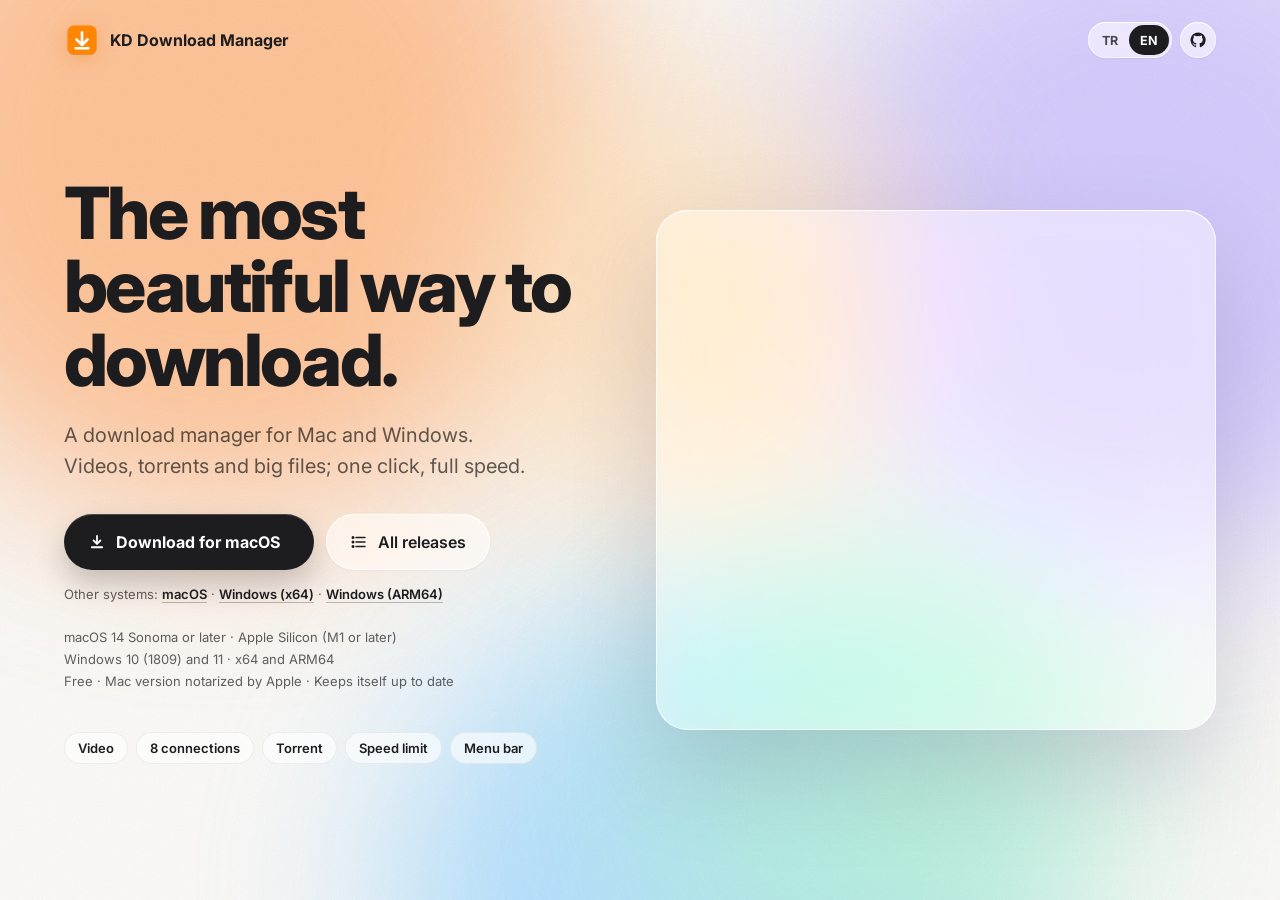
<file: site/index.html>
<!doctype html>
<html lang="tr">
<head>
<meta charset="utf-8">
<meta name="viewport" content="width=device-width, initial-scale=1">
<title>KD Download Manager</title>
<meta name="description" content="Mac ve Windows için indirme yöneticisi: video, torrent ve büyük dosyalar. Tek tıkla, tam hızda.">
<link rel="icon" type="image/png" href="favicon.png">
<link rel="apple-touch-icon" href="app-icon.png">
<link rel="preconnect" href="https://fonts.googleapis.com">
<link rel="preconnect" href="https://fonts.gstatic.com" crossorigin>
<link rel="stylesheet" href="https://fonts.googleapis.com/css2?family=Inter:wght@400;500;600;700;800&display=swap">
<style>
/* Sayfanın tasarımı "Gradient hero – Açık – 1440" çalışmasından; sağdaki animasyonlar uygulamanın gerçek
   ekranlarından (Swift görünümleri ve tarayıcı eklentisi) birebir çizildi. Renkler, ölçüler ve metinler
   uygulamadakiyle aynı tutulmalı: Theme.swift, DownloadRow.swift, DownloadListView.swift, ChromeExtension/menu.js. */
:root{
  --accent:#F08A2E; --on-accent:#1D1D1F;
  --accent-text:color-mix(in srgb,var(--accent) 62%,black);
  --accent-light:color-mix(in srgb,var(--accent) 70%,white);
  --accent-glow:color-mix(in srgb,var(--accent) 45%,transparent);
  --ink:#1D1D1F; --sec:rgba(0,0,0,0.62); --ter:rgba(0,0,0,0.55);
  --ok:#16A34A;
  --sys:-apple-system,BlinkMacSystemFont,"SF Pro Text","SF Pro Display",Inter,"Segoe UI",sans-serif;
  --loop:30s; --beat:6s;
}
*{box-sizing:border-box}
html{color-scheme:light}
body{margin:0;background:#fbfaf8}
a{text-decoration:none;color:inherit}
.pg{position:relative;min-height:100vh;overflow:hidden;font-family:Inter,-apple-system,'SF Pro Text','Segoe UI',sans-serif;color:var(--ink);background:#fbfaf8;display:flex;flex-direction:column}
.blob{position:absolute;border-radius:50%;filter:blur(90px);opacity:0.75;will-change:transform}
.b1{width:760px;height:760px;left:-160px;top:-240px;background:#FFB27A;animation:d1 22s ease-in-out infinite alternate}
.b2{width:680px;height:680px;right:-200px;top:-120px;background:#C9BCFF;animation:d2 26s ease-in-out infinite alternate}
.b3{width:620px;height:620px;left:30%;bottom:-320px;background:#9FD8FF;animation:d3 20s ease-in-out infinite alternate}
.b4{width:480px;height:480px;right:12%;bottom:-120px;background:#B5F2D6;animation:d4 24s ease-in-out infinite alternate}
.b5{width:420px;height:420px;left:38%;top:10%;background:#FFE1B8;animation:d5 18s ease-in-out infinite alternate}
@keyframes d1{0%{transform:translate(0,0) scale(1)}50%{transform:translate(220px,140px) scale(1.15)}100%{transform:translate(80px,300px) scale(0.95)}}
@keyframes d2{0%{transform:translate(0,0) scale(1)}50%{transform:translate(-260px,180px) scale(0.9)}100%{transform:translate(-120px,360px) scale(1.12)}}
@keyframes d3{0%{transform:translate(0,0) scale(1)}50%{transform:translate(-200px,-160px) scale(1.2)}100%{transform:translate(160px,-80px) scale(1)}}
@keyframes d4{0%{transform:translate(0,0)}50%{transform:translate(-180px,-220px) scale(1.1)}100%{transform:translate(-320px,-40px) scale(0.9)}}
@keyframes d5{0%{transform:translate(0,0)}50%{transform:translate(160px,120px) scale(1.25)}100%{transform:translate(-140px,200px) scale(0.85)}}
.grain{position:absolute;inset:0;opacity:0.22;mix-blend-mode:multiply;pointer-events:none;background-image:url("data:image/svg+xml;utf8,<svg xmlns='http://www.w3.org/2000/svg' width='160' height='160'><filter id='n'><feTurbulence type='fractalNoise' baseFrequency='0.9' numOctaves='2' stitchTiles='stitch'/><feColorMatrix values='0 0 0 0 0.5 0 0 0 0 0.5 0 0 0 0 0.5 0 0 0 0.55 0'/></filter><rect width='160' height='160' filter='url(%23n)'/></svg>")}
.wrap{position:relative;max-width:1216px;width:100%;margin:0 auto;padding:0 32px}
.btn{border:0;cursor:pointer;font-family:inherit;color:inherit}
.glass{background:rgba(255,255,255,0.55);-webkit-backdrop-filter:blur(24px) saturate(180%);backdrop-filter:blur(24px) saturate(180%);box-shadow:0 1px 2px rgba(40,30,80,0.05),inset 0 1px 0 rgba(255,255,255,0.9),inset 0 0 0 1px rgba(255,255,255,0.6)}
.mut{color:var(--sec)}
.h1{margin:0;font-size:72px;line-height:1.02;font-weight:800;letter-spacing:-2.6px}
.sub{margin:0;font-size:20px;line-height:1.55;max-width:480px}
.cta{height:56px;padding:0 24px;border-radius:28px;display:inline-flex;align-items:center;justify-content:center;gap:10px;font-size:16px;font-weight:700;transition:transform .2s ease}
.cta:hover{transform:translateY(-1px)}
.cta small{font-size:12px;font-weight:600;opacity:0.65}
.others a{color:var(--ink);font-weight:600;text-decoration:underline;text-underline-offset:3px;text-decoration-color:rgba(0,0,0,0.25)}
.pill{position:relative;overflow:hidden;height:32px;padding:0 14px;border-radius:16px;display:inline-flex;align-items:center;font-size:13px;font-weight:600;background:rgba(255,255,255,0.6);box-shadow:inset 0 0 0 1px rgba(0,0,0,0.06);animation:pillOn var(--loop) linear infinite}
.pill::after{content:'';position:absolute;left:0;bottom:0;height:2px;width:0;background:rgba(255,255,255,0.7);animation:pillBar var(--loop) linear infinite;animation-delay:inherit}
@keyframes pillOn{0%,19.6%{background:#1d1d1f;color:#fff;box-shadow:0 6px 16px rgba(0,0,0,0.18)}20%,100%{background:rgba(255,255,255,0.6);color:#1d1d1f;box-shadow:inset 0 0 0 1px rgba(0,0,0,0.06)}}
@keyframes pillBar{0%{width:0}19.6%{width:100%}20%,100%{width:0}}

/* ---------- sahne ---------- */
.stagewrap{width:560px;flex:none}
.stage{position:relative;width:560px;height:520px;border-radius:32px;overflow:hidden;box-shadow:0 40px 100px rgba(60,40,100,0.18),inset 0 1px 0 #fff,inset 0 0 0 1px rgba(255,255,255,0.7);background:rgba(255,255,255,0.45);-webkit-backdrop-filter:blur(30px) saturate(180%);backdrop-filter:blur(30px) saturate(180%)}
.scene{position:absolute;inset:0;opacity:0;animation:scene var(--loop) cubic-bezier(.3,.7,.2,1) infinite}
@keyframes scene{0%{opacity:0;transform:translateY(14px) scale(0.985);filter:blur(8px)}2.4%,17.6%{opacity:1;transform:none;filter:blur(0)}20%,100%{opacity:0;transform:translateY(-14px) scale(0.985);filter:blur(8px)}}
.scene *{animation-duration:var(--beat);animation-iteration-count:infinite}
.cap{position:absolute;left:32px;right:32px;bottom:28px;display:flex;flex-direction:column;gap:4px}
.cap b{font-size:20px;letter-spacing:-0.3px}
.cap span{font-size:14px;color:rgba(0,0,0,0.6)}
.cur{position:absolute;width:20px;height:24px;z-index:20;pointer-events:none;filter:drop-shadow(0 2px 3px rgba(0,0,0,0.3));transform-origin:3px 2px}
.rip{position:absolute;width:40px;height:40px;margin:-20px 0 0 -20px;border-radius:50%;z-index:19;opacity:0;pointer-events:none;background:rgba(255,255,255,0.65)}
.rip.dark{background:rgba(0,0,0,0.16)}
/* Değişen sayılar: alt alta dizilmiş satırlar adım adım kayar. */
.tk{display:inline-block;height:var(--h,15px);line-height:var(--h,15px);overflow:hidden;vertical-align:bottom;font-variant-numeric:tabular-nums}
.tk>span{display:flex;flex-direction:column}
.tk.r>span{align-items:flex-end}
html[lang=tr] .kpct .tk>span{align-items:flex-start}
.tk b{font-weight:inherit;display:block;height:var(--h,15px);white-space:nowrap}
.swap{position:relative;display:inline-grid}
.swap>*{grid-area:1/1}

/* ---------- uygulama arayüzü (gerçek ölçüler) ---------- */
.ui{font-family:var(--sys);color:var(--ink);-webkit-font-smoothing:antialiased;letter-spacing:-0.1px}
.ui svg{display:block;flex:none}
.kp{position:absolute;width:460px;border-radius:26px;overflow:hidden;background:rgba(250,249,252,0.86);-webkit-backdrop-filter:blur(30px) saturate(180%);backdrop-filter:blur(30px) saturate(180%);box-shadow:0 30px 70px rgba(40,30,80,0.18),0 2px 6px rgba(40,30,80,0.06),inset 0 0 0 1px rgba(0,0,0,0.06),inset 0 1px 0 rgba(255,255,255,0.95)}
.kh{display:flex;align-items:center;justify-content:space-between;padding:18px 18px 0}
.kh b{font-size:20px;font-weight:600;letter-spacing:-0.3px}
.kh .cbs{display:flex;gap:12px}
.cb{width:38px;height:38px;border-radius:19px;display:grid;place-items:center;background:rgba(255,255,255,0.75);box-shadow:inset 0 0 0 1px rgba(0,0,0,0.06),inset 0 1px 0 #fff,0 1px 3px rgba(40,30,80,0.06)}
.cb svg{width:17px;height:17px}
.ksum{display:flex;align-items:center;justify-content:space-between;padding:0 18px;height:24px;font-size:12.5px;font-weight:500;color:var(--sec)}
.ksum .pa{display:flex;align-items:center;gap:6px;height:24px;padding:0 10px;border-radius:12px;font-size:12px;font-weight:600;color:var(--ink);background:rgba(255,255,255,0.75);box-shadow:inset 0 0 0 1px rgba(0,0,0,0.06)}
.ksum .pa svg{width:11px;height:11px}
.ktabs{display:flex;gap:4px;margin:0 18px;padding:3px;border-radius:20px;background:rgba(255,255,255,0.55);box-shadow:inset 0 0 0 1px rgba(0,0,0,0.05)}
.ktabs span{height:30px;padding:0 12px;border-radius:15px;display:flex;align-items:center;gap:5px;font-size:12.5px;font-weight:500}
.ktabs span i{font-style:normal;font-size:11px;color:var(--ter)}
.ktabs .on{background:var(--accent);color:var(--on-accent);font-weight:600;box-shadow:inset 0 1px 0 rgba(255,255,255,0.45),0 2px 6px var(--accent-glow)}
.ktabs .on i{color:inherit;opacity:0.7}
.krows{display:flex;flex-direction:column;gap:10px;padding:0 18px}
.krow{display:flex;align-items:center;gap:14px;padding:12px 10px 12px 12px;border-radius:22px;background:rgba(255,255,255,0.6);box-shadow:inset 0 0 0 1px rgba(0,0,0,0.05),inset 0 1px 0 rgba(255,255,255,0.95),0 4px 14px rgba(40,30,80,0.05)}
.ktile{width:52px;height:52px;border-radius:13px;display:grid;place-items:center;color:#fff;flex:none;box-shadow:inset 0 1px 0 rgba(255,255,255,0.4),0 2px 5px rgba(0,0,0,0.16);background-image:linear-gradient(180deg,rgba(255,255,255,0.16),rgba(255,255,255,0) 60%),linear-gradient(180deg,var(--t1),var(--t2))}
.ktile svg{width:22px;height:22px}
.c-video{--t1:#B48CF0;--t2:#8150D6}.c-app{--t1:#5AA2F8;--t2:#2C6FE0}.c-music{--t1:#F57A9A;--t2:#D4436A}.c-arch{--t1:#D6AE74;--t2:#A67840}
.kmid{flex:1;min-width:0;display:flex;flex-direction:column;gap:7px}
.ktop{display:flex;align-items:baseline;gap:10px}
.knm{flex:1;min-width:0;font-size:14px;font-weight:600;white-space:nowrap;overflow:hidden;text-overflow:ellipsis}
.kpct{font-size:13px;font-weight:500;color:var(--sec);font-variant-numeric:tabular-nums;white-space:nowrap}
.ktr{height:6px;border-radius:3px;background:rgba(0,0,0,0.08);overflow:hidden}
.kbar{height:6px;border-radius:3px;background:linear-gradient(90deg,color-mix(in srgb,var(--accent) 85%,transparent),var(--accent))}
.kbar.paused{background:rgba(0,0,0,0.22)}
.kst{display:flex;align-items:center;gap:8px;font-size:12px;font-variant-numeric:tabular-nums;white-space:nowrap;height:15px}
.kst b{font-weight:600}
.kst .s{color:var(--sec)}
.kst.swap{display:grid;justify-items:start}
.kst.swap>*{grid-area:1/1}
.kbtn{width:36px;height:36px;border-radius:18px;display:grid;place-items:center;flex:none;background:rgba(255,255,255,0.8);box-shadow:inset 0 0 0 1px rgba(0,0,0,0.06),inset 0 1px 0 #fff,0 1px 3px rgba(40,30,80,0.06)}
.kbtn svg{width:14px;height:14px}
.kbb{position:absolute;left:8px;right:8px;bottom:14px;display:flex;align-items:center;justify-content:space-between;gap:6px}
.kseg{display:flex;align-items:center;gap:2px;padding:4px;border-radius:24px;background:rgba(255,255,255,0.72);box-shadow:inset 0 0 0 1px rgba(0,0,0,0.06),inset 0 1px 0 #fff,0 6px 18px rgba(40,30,80,0.08)}
.kseg>span{height:38px;padding:0 10px;border-radius:19px;display:flex;align-items:center;gap:6px;font-size:13px;font-weight:600;white-space:nowrap}
.kseg>span>svg{width:11px;height:11px}
.kseg i{font-style:normal;min-width:21px;height:21px;padding:0 6px;border-radius:11px;display:grid;place-items:center;font-size:11px;font-weight:700;background:rgba(0,0,0,0.07)}
.kseg>.on{background:var(--accent);color:var(--on-accent);box-shadow:inset 0 1px 0 rgba(255,255,255,0.45),0 4px 10px var(--accent-glow)}
.kseg .on i{background:rgba(0,0,0,0.13)}
.kspd{position:relative;height:46px;padding:0 14px;border-radius:23px;display:flex;align-items:center;gap:8px;background:rgba(255,255,255,0.78);box-shadow:inset 0 0 0 1px rgba(0,0,0,0.06),inset 0 1px 0 #fff,0 6px 18px rgba(40,30,80,0.08)}
.kspd .v{display:flex;align-items:center;gap:5px;font-size:13px;font-weight:600;font-variant-numeric:tabular-nums;white-space:nowrap}
.kspd .v svg{width:11px;height:11px}
.kspd>svg{width:15px;height:15px;color:var(--sec)}
.kspd .lim{font-size:10.5px;font-weight:500;color:var(--sec);text-align:right;white-space:nowrap}

/* ---------- 1 · video ---------- */
.vid{background:#16131d;background-image:radial-gradient(circle at 25% 35%,#3b5bdb 0,rgba(59,91,219,0) 42%),radial-gradient(circle at 72% 65%,#e8590c 0,rgba(232,89,12,0) 36%),radial-gradient(circle at 40% 100%,#12b886 0,rgba(18,184,134,0) 34%)}
@keyframes kb{0%{transform:scale(1.04) translate(0,0)}100%{transform:scale(1.12) translate(-14px,-8px)}}
@keyframes play{0%{width:32%}100%{width:36%}}
/* Eklentinin butonu ve kalite menüsü: ChromeExtension/menu.js'teki stillerin açık tema hâli. */
.xg{position:absolute;top:36px;right:44px;display:flex;align-items:center;gap:4px;z-index:5;animation-name:s1Grp}
.xd{width:22px;height:22px;border-radius:11px;display:grid;place-items:center;color:#fff;background:rgba(24,22,30,0.62);box-shadow:inset 0 1px 0 rgba(255,255,255,0.25),0 2px 8px rgba(0,0,0,0.25);animation-name:s1X}
.xd svg{width:10px;height:10px}
.xb{display:flex;align-items:center;gap:6px;height:34px;padding:0 10px 0 12px;border-radius:17px;font-size:13px;font-weight:600;color:var(--on-accent);background:color-mix(in srgb,var(--accent) 88%,transparent);box-shadow:inset 0 1px 0 rgba(255,255,255,0.45);animation-name:s1Press}
.xb svg{width:15px;height:15px}.xb .ch{width:10px;height:10px;opacity:0.8}
.xm{position:absolute;top:76px;right:44px;width:300px;height:259px;overflow:hidden;padding:6px;border-radius:18px;font-size:13px;line-height:1.3;z-index:6;color:var(--ink);background:rgba(255,255,255,0.78);-webkit-backdrop-filter:blur(36px) saturate(190%);backdrop-filter:blur(36px) saturate(190%);border:1px solid rgba(0,0,0,0.06);box-shadow:inset 0 1px 0 rgba(255,255,255,0.95),0 24px 60px rgba(40,30,80,0.22);transform-origin:top right;opacity:0;animation-name:s1Menu;animation-timing-function:cubic-bezier(.2,1.1,.4,1)}
.xo{animation-name:s1Opts}
.xhd{display:flex;align-items:center;gap:10px;padding:8px 8px 10px}
.xhd .t{width:28px;height:28px;border-radius:7px;display:grid;place-items:center;color:#fff;background:linear-gradient(#B48CF0,#8150D6);box-shadow:inset 0 1px 0 rgba(255,255,255,0.4),0 1px 3px rgba(0,0,0,0.3)}
.xhd .t svg{width:14px;height:14px}
.xhd b{display:block;font-weight:600;white-space:nowrap;overflow:hidden;text-overflow:ellipsis;max-width:230px}
.xhd small{display:block;color:var(--sec);font-size:11.5px;margin-top:1px}
.xl{position:relative}
.xop{position:relative;display:flex;align-items:center;gap:8px;height:32px;padding:0 10px;border-radius:10px}
.xop.sel{background:rgba(0,0,0,0.07)}
.xop .mk{width:14px;display:grid;place-items:center;color:var(--accent-text)}
.xop .mk svg{width:12px;height:12px}
.xop.au .mk{color:#F57A9A}
.xop .nm{flex:1;font-weight:500}
.xop .nm strong{color:var(--accent-text);font-weight:600}
.xop .tg{display:inline-block;margin-left:6px;padding:1px 5px;border-radius:5px;vertical-align:1px;background:rgba(0,0,0,0.07);font-size:10px;font-weight:700;letter-spacing:0.3px}
.xop .sz{color:var(--sec);font-size:12px;font-variant-numeric:tabular-nums}
.xhov{position:absolute;left:0;right:0;top:0;height:32px;border-radius:10px;background:rgba(0,0,0,0.05);opacity:0;animation-name:s1Hov;animation-timing-function:cubic-bezier(.3,.7,.2,1)}
.xdiv{height:1px;margin:6px 10px;background:rgba(0,0,0,0.08)}
.xft{display:flex;align-items:center;justify-content:center;gap:6px;padding:8px 10px 2px;color:var(--ter);font-size:11.5px}
.xft svg{width:11px;height:11px}
.xok{position:absolute;left:6px;right:6px;top:6px;padding:8px 10px;color:var(--ok);opacity:0;animation-name:s1Sent}
@keyframes s1Grp{0%,5%{opacity:0;transform:translateY(-6px)}10%,100%{opacity:1;transform:none}}
@keyframes s1X{0%,16%{opacity:0;transform:scale(.8)}20%,56%{opacity:1;transform:none}62%,100%{opacity:0;transform:scale(.8)}}
@keyframes s1Press{0%,23.5%{transform:none}24.5%{transform:scale(.94)}26%,100%{transform:none}}
@keyframes s1Menu{0%,25%{opacity:0;transform:translateY(-6px) scale(.92);height:259px}29%,46%{opacity:1;transform:none;height:259px}49.5%,53%{opacity:1;transform:none;height:44px}57%,100%{opacity:0;transform:translateY(-4px) scale(.96);height:44px}}
@keyframes s1Opts{0%,46%{opacity:1}47.5%,100%{opacity:0}}
@keyframes s1Sent{0%,47%{opacity:0}49.5%,100%{opacity:1}}
@keyframes s1Hov{0%,30%{opacity:0;transform:none}33%,35%{opacity:1;transform:none}40%,100%{opacity:1;transform:translateY(32px)}}
@keyframes s1Cur{0%{left:190px;top:220px;opacity:0;transform:scale(1)}6%{left:210px;top:200px;opacity:1}20%,23%{left:466px;top:46px;transform:scale(1)}24.5%{transform:scale(.82)}26%{transform:scale(1)}34%{left:330px;top:146px}40%,43%{left:330px;top:170px;transform:scale(1)}44.5%{transform:scale(.82)}46%{transform:scale(1)}54%{left:330px;top:170px;opacity:1}60%,100%{left:360px;top:205px;opacity:0;transform:scale(1)}}
@keyframes s1RipA{0%,23.6%{opacity:0;transform:scale(.2)}25%{opacity:.8;transform:scale(.6)}32%,100%{opacity:0;transform:scale(1.6)}}
@keyframes s1RipB{0%,44%{opacity:0;transform:scale(.2)}45.4%{opacity:.8;transform:scale(.6)}52%,100%{opacity:0;transform:scale(1.6)}}
@keyframes s1Row{0%,52%{opacity:0;transform:translateY(18px) scale(.97)}58%,100%{opacity:1;transform:none}}
@keyframes s1Bar{0%,58%{width:0}84%,100%{width:100%}}
@keyframes s1Pct{0%,58%{transform:none}84%,100%{transform:translateY(-165px)}}
@keyframes s1Eta{0%,58%{transform:none}84%,100%{transform:translateY(-75px)}}
@keyframes jit4{to{transform:translateY(-60px)}}
@keyframes s1Live{0%,84%{opacity:1}86%,100%{opacity:0}}
@keyframes s1Merge{0%,84%{opacity:0}86%,100%{opacity:1}}

/* ---------- 2 · 8 bağlantı ---------- */
.lens{position:absolute;left:78px;top:278px;width:404px;padding:14px 16px 12px;border-radius:20px;background:rgba(255,255,255,0.82);-webkit-backdrop-filter:blur(24px);backdrop-filter:blur(24px);box-shadow:0 20px 50px rgba(40,30,80,0.16),inset 0 0 0 1.5px color-mix(in srgb,var(--accent) 40%,transparent),inset 0 1px 0 #fff;animation-name:s2Lens;animation-timing-function:cubic-bezier(.2,1.2,.4,1)}
.lens .hd{display:flex;align-items:center;gap:7px;font-size:11.5px;font-weight:600;color:var(--sec)}
.lens .hd i{width:7px;height:7px;border-radius:4px;background:rgba(0,0,0,0.15);animation-name:dotOn}
.lens .segs{display:flex;gap:4px;height:14px;margin-top:12px}
.lens .segs>div{flex:1;border-radius:4px;background:rgba(0,0,0,0.07);overflow:hidden}
.lens .segs>div>i{display:block;height:100%;width:0;background:linear-gradient(90deg,var(--accent-light),var(--accent))}
.lens .nums{display:flex;gap:4px;margin-top:7px;font-size:10.5px;font-weight:600;color:var(--ter);text-align:center}
.lens .nums span{flex:1}
@keyframes s2Lens{0%,6%{opacity:0;transform:translateY(-12px) scale(.96)}14%,100%{opacity:1;transform:none}}
@keyframes dotOn{0%,10%{background:rgba(0,0,0,0.15);box-shadow:none}13%,100%{background:#34C759;box-shadow:0 0 0 3px rgba(52,199,89,0.2)}}
@keyframes segA{0%,14%{width:0}72%,100%{width:100%}}
@keyframes segB{0%,15%{width:0}82%,100%{width:100%}}
@keyframes segC{0%,14%{width:0}90%,100%{width:100%}}
@keyframes segD{0%,16%{width:0}96%,100%{width:100%}}
@keyframes s2Bar{0%{width:12%}100%{width:78%}}
@keyframes s2Pct{to{transform:translateY(-165px)}}
@keyframes s2Spd{0%,14%{transform:none}50%,100%{transform:translateY(-45px)}}

/* ---------- 3 · torrent ---------- */
.fw{position:absolute;left:32px;top:96px;width:168px;height:196px;border-radius:12px;overflow:hidden;background:rgba(255,255,255,0.88);box-shadow:0 24px 60px rgba(40,30,80,0.16),0 2px 6px rgba(40,30,80,0.06),inset 0 0 0 1px rgba(0,0,0,0.06)}
.fw .tb{height:30px;display:flex;align-items:center;gap:6px;padding:0 10px;position:relative;box-shadow:inset 0 -1px 0 rgba(0,0,0,0.05);background:rgba(250,250,252,0.8)}
.fw .tb i{width:10px;height:10px;border-radius:5px;box-shadow:inset 0 0 0 .5px rgba(0,0,0,.15)}
.fw .tb b{position:absolute;left:40px;right:6px;text-align:center;font-size:11.5px;font-weight:600}
.fw .src{height:166px;display:flex;flex-direction:column;align-items:center;justify-content:center;gap:8px;animation-name:tSrc}
.fw .src span{font-size:11px;font-weight:600}
.k3{left:216px;top:44px;height:430px;transform:scale(.678);transform-origin:top left}
.tnew{overflow:hidden;animation-name:tNew;animation-timing-function:cubic-bezier(.2,1,.3,1)}
@keyframes tGrp{0%{transform:translate(300px,420px);opacity:0}6%{opacity:1}12%,16%{transform:translate(116px,184px)}40%,46%{transform:translate(380px,196px)}56%{transform:translate(410px,236px);opacity:1}60%,100%{transform:translate(410px,236px);opacity:0}}
@keyframes tGhost{0%,13%{opacity:0;transform:scale(.9) rotate(0)}16%{opacity:.95;transform:scale(1.06) rotate(-5deg)}40%{opacity:.95;transform:scale(1.02) rotate(3deg)}45%{opacity:.95;transform:scale(1) rotate(0)}49%,100%{opacity:0;transform:scale(.3) rotate(0)}}
@keyframes tPress{0%,13%{transform:scale(1)}14.5%,45%{transform:scale(.86)}46.5%,100%{transform:scale(1)}}
@keyframes tBadge{0%,30%{opacity:0;transform:scale(.5)}34%,45%{opacity:1;transform:none}47%,100%{opacity:0;transform:scale(.5)}}
@keyframes tSrc{0%,14%{opacity:1}16%,46%{opacity:.35}50%,100%{opacity:1}}
@keyframes tNew{0%,47%{max-height:0;opacity:0;margin-bottom:-10px}55%,100%{max-height:80px;opacity:1;margin-bottom:0}}
@keyframes tOld{0%,52%{opacity:1}54%,100%{opacity:0}}
@keyframes tNow{0%,52%{opacity:0}54%,100%{opacity:1}}
@keyframes tConn{0%,63%{opacity:1}65%,100%{opacity:0}}
@keyframes tLive{0%,63%{opacity:0}65%,100%{opacity:1}}
@keyframes tBar{0%,64%{width:0}100%{width:22%}}
@keyframes tPct{0%,64%{transform:none}100%{transform:translateY(-75px)}}

/* ---------- 4 · hız sınırı (1.8.7: hız göstergesine tıklayınca) ---------- */
.k4{left:50px;top:24px;height:392px}
.pop{position:absolute;left:300px;top:66px;width:230px;padding:8px;border-radius:12px;z-index:8;background:rgba(244,243,246,0.94);-webkit-backdrop-filter:blur(30px) saturate(180%);backdrop-filter:blur(30px) saturate(180%);box-shadow:0 14px 40px rgba(0,0,0,0.18),0 0 0 .5px rgba(0,0,0,0.18),inset 0 1px 0 rgba(255,255,255,0.8);transform-origin:132px 100%;opacity:0;animation-name:s4Pop;animation-timing-function:cubic-bezier(.2,1.1,.4,1)}
.pop::after{content:'';position:absolute;left:125px;bottom:-7px;width:14px;height:14px;background:rgba(244,243,246,0.98);transform:rotate(45deg);box-shadow:.5px .5px 0 rgba(0,0,0,0.14);border-radius:0 0 3px 0}
.pop .hd{height:24px;padding:0 10px;display:flex;align-items:center;font-size:11px;font-weight:600;letter-spacing:.8px;text-transform:uppercase;color:var(--ter)}
.pop .ls{position:relative}
.pop .op{position:relative;height:34px;padding:0 10px;display:flex;align-items:center;justify-content:space-between;font-size:13px;border-radius:8px}
.pop .op svg{width:12px;height:12px;color:var(--accent-text)}
.pop .sel,.pop .hov{position:absolute;left:0;right:0;top:0;height:34px;border-radius:8px}
.pop .sel{background:rgba(0,0,0,0.08);animation-name:s4Sel}
.pop .hov{background:rgba(0,0,0,0.05);opacity:0;animation-name:s4Hov}
.pop .ca{animation-name:s4ChkA}.pop .cb5{opacity:0;animation-name:s4ChkB}
.k4 .kspd{animation-name:s4PillBg}
.k4 .kspd>svg{animation-name:s4Gauge}
.sbox{position:relative;width:88px;height:32px}
.sbox>div{position:absolute;right:0;top:0;bottom:0;display:flex;flex-direction:column;justify-content:center;align-items:flex-end;gap:1px}
.fast{animation-name:s4Fast}.slow{opacity:0;animation-name:s4Slow}
@keyframes s4Cur{0%{left:250px;top:200px;opacity:0;transform:scale(1)}6%{left:260px;top:210px;opacity:1}24%,27%{left:426px;top:370px;transform:scale(1)}28.5%{transform:scale(.82)}30%{transform:scale(1)}40%,47%{left:360px;top:214px;transform:scale(1)}48.5%{transform:scale(.82)}50%{transform:scale(1)}58%{left:360px;top:214px;opacity:1}64%,100%{left:392px;top:250px;opacity:0;transform:scale(1)}}
@keyframes s4RipA{0%,28%{opacity:0;transform:scale(.2)}29.4%{opacity:.8;transform:scale(.6)}36%,100%{opacity:0;transform:scale(1.6)}}
@keyframes s4RipB{0%,48%{opacity:0;transform:scale(.2)}49.4%{opacity:.8;transform:scale(.6)}56%,100%{opacity:0;transform:scale(1.6)}}
@keyframes s4Pop{0%,29%{opacity:0;transform:translateY(6px) scale(.94)}33%,51.5%{opacity:1;transform:none}55%,100%{opacity:0;transform:translateY(4px) scale(.97)}}
@keyframes s4Hov{0%,39%{opacity:0;transform:translateY(102px)}42%,51%{opacity:1;transform:translateY(102px)}53%,100%{opacity:0;transform:translateY(102px)}}
@keyframes s4Sel{0%,48.6%{transform:none}49.2%,100%{transform:translateY(102px)}}
@keyframes s4ChkA{0%,48.6%{opacity:1}49.2%,100%{opacity:0}}
@keyframes s4ChkB{0%,48.6%{opacity:0}49.2%,100%{opacity:1}}
@keyframes s4PillBg{0%,28%{background:rgba(255,255,255,0.78)}30%,54%{background:rgba(236,236,240,0.92)}57%,100%{background:rgba(255,255,255,0.78)}}
@keyframes s4Gauge{0%,54%{color:rgba(0,0,0,0.62)}58%,100%{color:var(--accent-text)}}
@keyframes s4Fast{0%,53%{opacity:1;transform:none}57%,100%{opacity:0;transform:translateY(-8px)}}
@keyframes s4Slow{0%,55%{opacity:0;transform:translateY(8px)}59%,100%{opacity:1;transform:none}}
@keyframes jit3{to{transform:translateY(-45px)}}

/* ---------- 5 · menü çubuğu ---------- */
.desk{position:absolute;left:32px;top:24px;width:496px;height:330px;border-radius:16px;overflow:hidden;background:linear-gradient(135deg,#FFD3B0 0%,#E7DDFF 55%,#CBE9FF 100%);box-shadow:0 20px 50px rgba(40,30,80,0.12),inset 0 0 0 1px rgba(0,0,0,0.05)}
.mb{position:absolute;left:0;right:0;top:0;height:28px;background:rgba(255,255,255,0.55);-webkit-backdrop-filter:blur(20px);backdrop-filter:blur(20px);font-size:12.5px;font-weight:500;font-family:var(--sys)}
.mb .l{position:absolute;left:16px;top:6px;display:flex;gap:16px}
.si{position:absolute;right:94px;top:2px;width:26px;height:24px;border-radius:6px;animation-name:iconHi}
.si svg{position:absolute;left:4px;top:3px;width:18px;height:18px}
.k5{right:8px;top:32px;height:322px;transform:scale(.56);transform-origin:top right;opacity:0;animation-name:panel5;animation-timing-function:cubic-bezier(.2,1.2,.4,1)}
.note5{position:absolute;top:36px;right:10px;width:286px;padding:11px 12px;border-radius:18px;display:flex;gap:10px;align-items:center;font-family:var(--sys);background:rgba(246,246,248,0.86);-webkit-backdrop-filter:blur(30px) saturate(180%);backdrop-filter:blur(30px) saturate(180%);box-shadow:0 14px 36px rgba(40,30,80,0.18),inset 0 0 0 .5px rgba(0,0,0,0.12),inset 0 1px 0 rgba(255,255,255,0.9);opacity:0;animation-name:notif;animation-timing-function:cubic-bezier(.2,1.3,.4,1)}
.note5 img{width:36px;height:36px;flex:none}
.note5 .tx{flex:1;min-width:0;font-size:12.5px;line-height:1.3}
.note5 .tx b{display:block;font-weight:600}
.note5 .tx span{display:block;white-space:nowrap;overflow:hidden;text-overflow:ellipsis}
.note5 small{align-self:flex-start;font-size:11px;color:var(--ter)}
@keyframes ring5{0%{stroke-dashoffset:45}50%,100%{stroke-dashoffset:0}}
@keyframes ringOut5{0%,50%{opacity:1}52%,100%{opacity:0}}
@keyframes check5{0%,51%{opacity:0;transform:scale(.6)}55%,100%{opacity:1;transform:none}}
@keyframes iconHi{0%,27.5%{background:transparent}28.5%,58%{background:rgba(0,0,0,0.1)}62%,100%{background:transparent}}
@keyframes panel5{0%,29%{opacity:0;transform:translateY(-6px) scale(.53)}33%,58%{opacity:1;transform:scale(.56)}62%,100%{opacity:0;transform:scale(.54)}}
@keyframes p5Bar{0%{width:72%}50%,100%{width:100%}}
@keyframes p5Pct{0%{transform:none}50%,100%{transform:translateY(-120px)}}
@keyframes notif{0%,62%{opacity:0;transform:translateX(40px)}68%,100%{opacity:1;transform:none}}
@keyframes mCur{0%{left:250px;top:200px;opacity:0;transform:scale(1)}6%{opacity:1}24%,27%{left:387px;top:12px;transform:scale(1)}28.5%{transform:scale(.82)}30%{transform:scale(1)}42%{left:330px;top:120px}55%{left:330px;top:120px;opacity:1}59%,100%{left:330px;top:120px;opacity:0;transform:scale(1)}}
@keyframes rD{0%,28%{opacity:0;transform:scale(.2)}29.4%{opacity:.8;transform:scale(.6)}36%,100%{opacity:0;transform:scale(1.6)}}

@media (prefers-reduced-motion: reduce){
  *,*::before,*::after{animation:none !important}
  .s1{opacity:1}
  .s1 .xm,.s1 .xok{opacity:0}
}
@media (max-width: 960px){
  .wrap{padding:0 16px}
  .split{flex-direction:column !important;align-items:flex-start !important;gap:48px !important;padding-top:32px !important}
  .h1{font-size:44px;letter-spacing:-1.4px}
  .sub{font-size:17px}
  .ctas{flex-direction:column;width:100%}
  .ctas>a{width:100%}
  /* Sahne telefonda sütun genişliğine sığacak kadar küçülür (oranı aşağıdaki betik hesaplar). */
  .stagewrap{width:100%;max-width:560px;aspect-ratio:560/520}
  .stage{transform:scale(var(--s,0.6125));transform-origin:top left}
  .b1,.b2,.b3,.b4,.b5{width:420px;height:420px}
}
</style>
</head>
<body>

<!-- Ortak ikonlar (SF Symbols'e benzer; uygulama ve eklentideki çizimlerle aynı) -->
<svg width="0" height="0" style="position:absolute" aria-hidden="true">
  <symbol id="i-dl" viewBox="0 0 24 24"><path fill="currentColor" d="M12 3a1 1 0 0 1 1 1v9.59l3.3-3.3a1 1 0 1 1 1.4 1.42l-5 5a1 1 0 0 1-1.4 0l-5-5a1 1 0 1 1 1.4-1.42l3.3 3.3V4a1 1 0 0 1 1-1ZM5 19h14a1 1 0 1 1 0 2H5a1 1 0 1 1 0-2Z"/></symbol>
  <symbol id="i-chev" viewBox="0 0 24 24"><path fill="currentColor" d="M6.3 9.3a1 1 0 0 1 1.4 0L12 13.58l4.3-4.3a1 1 0 1 1 1.4 1.42l-5 5a1 1 0 0 1-1.4 0l-5-5a1 1 0 0 1 0-1.42Z"/></symbol>
  <symbol id="i-check" viewBox="0 0 24 24"><path fill="currentColor" d="M20.7 6.3a1 1 0 0 1 0 1.4l-10 10a1 1 0 0 1-1.4 0l-5-5a1 1 0 1 1 1.4-1.4l4.3 4.29 9.3-9.3a1 1 0 0 1 1.4 0Z"/></symbol>
  <symbol id="i-play" viewBox="0 0 24 24"><path fill="currentColor" d="M8 5.2v13.6a1 1 0 0 0 1.5.86l11-6.8a1 1 0 0 0 0-1.72l-11-6.8A1 1 0 0 0 8 5.2z"/></symbol>
  <symbol id="i-note" viewBox="0 0 24 24"><path fill="currentColor" d="M19 3.5v11.25a3.25 3.25 0 1 1-2-3V7.6l-8 1.8v7.35a3.25 3.25 0 1 1-2-3V6.5a1 1 0 0 1 .78-.98l10-2.25A1 1 0 0 1 19 4.25Z"/></symbol>
  <symbol id="i-arrow" viewBox="0 0 24 24"><path fill="currentColor" d="M13.3 5.3a1 1 0 0 1 1.4 0l6 6a1 1 0 0 1 0 1.4l-6 6a1 1 0 0 1-1.4-1.4L17.58 13H4a1 1 0 1 1 0-2h13.58l-4.3-4.3a1 1 0 0 1 0-1.4Z"/></symbol>
  <symbol id="i-close" viewBox="0 0 24 24"><path fill="currentColor" d="M5.3 5.3a1 1 0 0 1 1.4 0L12 10.58l5.3-5.3a1 1 0 1 1 1.4 1.42L13.42 12l5.3 5.3a1 1 0 0 1-1.42 1.4L12 13.42l-5.3 5.3a1 1 0 0 1-1.4-1.42L10.58 12l-5.3-5.3a1 1 0 0 1 0-1.4Z"/></symbol>
  <symbol id="i-grid" viewBox="0 0 24 24"><g fill="currentColor"><rect x="4" y="4" width="7" height="7" rx="2"/><rect x="13" y="4" width="7" height="7" rx="2"/><rect x="4" y="13" width="7" height="7" rx="2"/><rect x="13" y="13" width="7" height="7" rx="2"/></g></symbol>
  <symbol id="i-music" viewBox="0 0 24 24"><path fill="currentColor" d="M19 3.2v11.8a3 3 0 1 1-2-2.83V7.4l-7 1.5v8.1a3 3 0 1 1-2-2.83V6.5a1 1 0 0 1 .8-.98l9-1.9A1 1 0 0 1 19 3.2z"/></symbol>
  <symbol id="i-pause" viewBox="0 0 24 24"><g fill="currentColor"><rect x="6" y="4.5" width="4.2" height="15" rx="1.3"/><rect x="13.8" y="4.5" width="4.2" height="15" rx="1.3"/></g></symbol>
  <symbol id="i-link" viewBox="0 0 24 24"><g fill="none" stroke="currentColor" stroke-width="2" stroke-linecap="round"><path d="M10.2 13.8a4 4 0 0 0 5.66 0l3.3-3.3a4 4 0 0 0-5.66-5.66l-1.2 1.2"/><path d="M13.8 10.2a4 4 0 0 0-5.66 0l-3.3 3.3a4 4 0 0 0 5.66 5.66l1.2-1.2"/></g></symbol>
  <symbol id="i-gear" viewBox="0 0 24 24"><path fill="currentColor" fill-rule="evenodd" stroke="currentColor" stroke-width="0.6" stroke-linejoin="round" d="M19.07 9.81 L21.86 10.31 L21.86 13.69 L19.07 14.19 L18.55 15.45 L20.17 17.77 L17.77 20.17 L15.45 18.55 L14.19 19.07 L13.69 21.86 L10.31 21.86 L9.81 19.07 L8.55 18.55 L6.23 20.17 L3.83 17.77 L5.45 15.45 L4.93 14.19 L2.14 13.69 L2.14 10.31 L4.93 9.81 L5.45 8.55 L3.83 6.23 L6.23 3.83 L8.55 5.45 L9.81 4.93 L10.31 2.14 L13.69 2.14 L14.19 4.93 L15.45 5.45 L17.77 3.83 L20.17 6.23 L18.55 8.55Z M12 8.6a3.4 3.4 0 1 0 0 6.8a3.4 3.4 0 1 0 0-6.8Z"/></symbol>
  <symbol id="i-gauge" viewBox="0 0 24 24"><circle cx="12" cy="12" r="9" fill="none" stroke="currentColor" stroke-width="1.9"/><g fill="currentColor"><circle cx="7" cy="12.8" r="1"/><circle cx="7.9" cy="9.2" r="1"/><circle cx="10.4" cy="7.1" r="1"/><circle cx="13.6" cy="7.1" r="1"/><circle cx="16.1" cy="9.2" r="1"/><circle cx="17" cy="12.8" r="1"/><circle cx="12" cy="14.2" r="1.7"/></g><path d="M12 14.2 8.6 10.6" stroke="currentColor" stroke-width="2" stroke-linecap="round"/></symbol>
  <symbol id="i-down" viewBox="0 0 24 24"><path d="M12 4v15M6 13l6 6 6-6" fill="none" stroke="currentColor" stroke-width="2.6" stroke-linecap="round" stroke-linejoin="round"/></symbol>
  <symbol id="i-tick" viewBox="0 0 24 24"><path d="M4.5 12.5l5 5L19.5 7" fill="none" stroke="currentColor" stroke-width="2.6" stroke-linecap="round" stroke-linejoin="round"/></symbol>
  <symbol id="i-cur" viewBox="0 0 20 24"><path d="M2 1.5v18.2l4.6-4.4 2.9 6.6 3-1.3-2.9-6.5h6.4z" fill="#000" stroke="#fff" stroke-width="1.5" stroke-linejoin="round"/></symbol>
  <symbol id="i-torrent" viewBox="0 0 48 58"><path d="M4 2h28l12 12v40a2 2 0 0 1-2 2H4a2 2 0 0 1-2-2V4a2 2 0 0 1 2-2z" fill="#fff" stroke="rgba(0,0,0,0.15)"/><path d="M32 2v10a2 2 0 0 0 2 2h10" fill="none" stroke="rgba(0,0,0,0.15)"/><rect x="5" y="34" width="38" height="12" rx="3" fill="#A67840"/><text x="24" y="42.8" text-anchor="middle" font-size="6.6" font-weight="800" fill="#fff" font-family="Inter, sans-serif">TORRENT</text></symbol>
</svg>

<div class="pg">
<div class="blob b1" aria-hidden="true"></div>
<div class="blob b2" aria-hidden="true"></div>
<div class="blob b3" aria-hidden="true"></div>
<div class="blob b4" aria-hidden="true"></div>
<div class="blob b5" aria-hidden="true"></div>
<div class="grain" aria-hidden="true"></div>

<header class="wrap" style="height:80px;display:flex;align-items:center;justify-content:space-between">
  <a href="./" style="display:flex;align-items:center;gap:10px">
    <img src="app-icon.png" width="36" height="36" alt="" style="filter:drop-shadow(0 4px 10px var(--accent-glow))">
    <span style="font-size:16px;font-weight:700">KD Download Manager</span>
  </a>
  <div style="display:flex;align-items:center;gap:8px">
    <div class="glass" role="group" aria-label="Dil / Language" style="display:flex;padding:3px;border-radius:18px">
      <button class="btn lang" data-lang="tr" style="height:30px;padding:0 11px;border-radius:15px;font-size:12.5px;font-weight:700">TR</button>
      <button class="btn lang" data-lang="en" style="height:30px;padding:0 11px;border-radius:15px;font-size:12.5px;font-weight:700">EN</button>
    </div>
    <a href="https://github.com/kadirgl/KDDownloadManager" aria-label="GitHub" class="glass" style="width:36px;height:36px;border-radius:18px;display:flex;align-items:center;justify-content:center"><svg width="18" height="18" viewBox="0 0 24 24" fill="currentColor" aria-hidden="true"><path d="M12 2a10 10 0 0 0-3.2 19.5c.5.1.7-.2.7-.5v-1.7c-2.8.6-3.4-1.3-3.4-1.3-.5-1.2-1.1-1.5-1.1-1.5-.9-.6.1-.6.1-.6 1 .1 1.5 1 1.5 1 .9 1.5 2.3 1.1 2.9.8.1-.6.3-1.1.6-1.3-2.2-.3-4.6-1.1-4.6-5a3.9 3.9 0 0 1 1-2.7 3.6 3.6 0 0 1 .1-2.7s.8-.3 2.8 1a9.6 9.6 0 0 1 5 0c1.9-1.3 2.8-1 2.8-1 .5 1.4.2 2.4.1 2.7a3.9 3.9 0 0 1 1 2.7c0 3.9-2.3 4.7-4.6 5 .4.3.7.9.7 1.9v2.8c0 .3.2.6.7.5A10 10 0 0 0 12 2z"/></svg></a>
  </div>
</header>

<main class="wrap split" style="flex:1;display:flex;align-items:center;justify-content:space-between;gap:64px;padding-top:24px;padding-bottom:64px">

<!-- SOL -->
<div style="flex:1;min-width:0;display:flex;flex-direction:column;align-items:flex-start;gap:24px;max-width:540px">
  <h1 class="h1" data-t="h1">İndirmenin en şık yolu.</h1>
  <p class="sub mut" data-t="sub">Mac ve Windows için indirme yöneticisi. Video, torrent ve büyük dosyalar; tek tıkla, tam hızda.</p>
  <div class="ctas" style="display:flex;gap:12px;margin-top:8px">
    <a class="cta" id="download" href="https://github.com/kadirgl/KDDownloadManager/releases/latest" style="color:#fff;background:#1d1d1f;box-shadow:0 14px 30px rgba(0,0,0,0.2),inset 0 1px 0 rgba(255,255,255,0.2)"><svg width="18" height="18" viewBox="0 0 24 24" fill="none" stroke="currentColor" stroke-width="2.4" stroke-linecap="round" stroke-linejoin="round" aria-hidden="true"><path d="M12 4v10"/><path d="M7.5 10L12 14.5 16.5 10"/><path d="M5 19h14"/></svg><span id="dl-label" data-t="dl">macOS için indir</span><small id="version"></small></a>
    <a class="cta glass" href="https://github.com/kadirgl/KDDownloadManager/releases" style="font-weight:600"><svg width="18" height="18" viewBox="0 0 24 24" fill="none" stroke="currentColor" stroke-width="2" stroke-linecap="round" stroke-linejoin="round" aria-hidden="true"><path d="M8 6h12M8 12h12M8 18h12"/><circle cx="4" cy="6" r="1" fill="currentColor"/><circle cx="4" cy="12" r="1" fill="currentColor"/><circle cx="4" cy="18" r="1" fill="currentColor"/></svg><span data-t="all">Tüm sürümler</span></a>
  </div>
  <p class="mut others" style="margin:-8px 0 0;font-size:13px"><span data-t="others">Diğer sistemler:</span> <a id="dl-mac" href="https://github.com/kadirgl/KDDownloadManager/releases/latest">macOS</a> · <a id="dl-win-x64" href="https://github.com/kadirgl/KDDownloadManager/releases/latest">Windows (x64)</a> · <a id="dl-win-arm64" href="https://github.com/kadirgl/KDDownloadManager/releases/latest">Windows (ARM64)</a></p>
  <p class="mut" style="margin:0;font-size:13px;line-height:1.7"><span data-t="req1">macOS 14 Sonoma ve üstü · Apple Silicon (M1 ve sonrası)</span><br><span data-t="reqWin">Windows 10 (1809) ve 11 · x64 ve ARM64</span><br><span data-t="req2">Ücretsiz · Apple onaylı · Kendini güncel tutar</span></p>
  <div style="display:flex;flex-wrap:wrap;gap:8px;margin-top:16px" aria-hidden="true">
    <span class="pill" style="animation-delay:0s" data-t="p1">Video</span>
    <span class="pill" style="animation-delay:6s" data-t="p2">8 bağlantı</span>
    <span class="pill" style="animation-delay:12s" data-t="p3">Torrent</span>
    <span class="pill" style="animation-delay:18s" data-t="p4">Hız sınırı</span>
    <span class="pill" style="animation-delay:24s" data-t="p5">Menü çubuğu</span>
  </div>
</div>

<!-- SAĞ: uygulamanın gerçek ekranlarıyla animasyon -->
<div class="stagewrap">
<div class="stage ui" role="img" data-t-label="stageAlt" aria-label="Özellikleri sırayla gösteren animasyon: video indirme, 8 bağlantı, torrent, hız sınırı, menü çubuğu">

<!-- 1 · VİDEO: eklentinin İndir butonu ve kalite menüsü -->
<div class="scene s1" style="animation-delay:0s">
  <div class="vid" style="position:absolute;left:32px;top:24px;width:496px;height:279px;border-radius:16px;overflow:hidden;box-shadow:0 20px 50px rgba(20,10,40,0.25)">
    <div class="vid" aria-hidden="true" style="position:absolute;inset:-24px;animation:kb 5s linear infinite"></div>
    <div style="position:absolute;left:0;right:0;top:0;height:70px;background:linear-gradient(180deg,rgba(0,0,0,0.45),rgba(0,0,0,0))"></div>
    <span style="position:absolute;left:16px;top:16px;font-size:13px;font-weight:600;color:#fff" data-t="vTitle">Konferans 2026 – Açılış konuşması</span>
    <div style="position:absolute;left:0;right:0;bottom:0;height:70px;background:linear-gradient(180deg,rgba(0,0,0,0),rgba(0,0,0,0.5))"></div>
    <div style="position:absolute;left:16px;right:16px;bottom:40px;height:4px;border-radius:2px;background:rgba(255,255,255,0.3)"><div style="height:4px;border-radius:2px;background:#fff;animation:play 5s linear infinite"></div></div>
    <div style="position:absolute;left:16px;bottom:12px;display:flex;align-items:center;gap:12px;color:#fff;font-size:12px;font-weight:600;font-variant-numeric:tabular-nums"><svg width="14" height="14" viewBox="0 0 24 24" fill="#fff" aria-hidden="true"><rect x="6" y="5" width="4" height="14" rx="1"/><rect x="14" y="5" width="4" height="14" rx="1"/></svg>4:12 / 12:48</div>
  </div>
  <div class="xg">
    <span class="xd"><svg><use href="#i-close"/></svg></span>
    <span class="xb"><svg><use href="#i-dl"/></svg><span data-t="dlShort">İndir</span><svg class="ch"><use href="#i-chev"/></svg></span>
  </div>
  <div class="xm">
    <div class="xo">
      <div class="xhd"><span class="t"><svg><use href="#i-play"/></svg></span><div style="min-width:0"><b data-t="vTitle">Konferans 2026 – Açılış konuşması</b><small><span>12:48 · </span><span data-t="pick">Kalite seç</span></small></div></div>
      <div class="xl">
        <div class="xhov"></div>
        <div class="xop sel"><span class="mk"><svg><use href="#i-check"/></svg></span><span class="nm"><strong data-t="auto">Otomatik</strong> <span data-t="rec">(önerilen)</span></span><span class="sz">~118 MB</span></div>
        <div class="xop"><span class="mk"></span><span class="nm">1080p<span class="tg">HD</span></span><span class="sz">~118 MB</span></div>
        <div class="xop"><span class="mk"></span><span class="nm">720p</span><span class="sz">~63 MB</span></div>
        <div class="xop"><span class="mk"></span><span class="nm">480p</span><span class="sz">~38 MB</span></div>
        <div class="xdiv"></div>
        <div class="xop au"><span class="mk"><svg><use href="#i-note"/></svg></span><span class="nm"><span data-t="audio">Sadece ses</span><span class="tg">MP3</span></span><span class="sz">~12 MB</span></div>
      </div>
      <div class="xft"><svg><use href="#i-arrow"/></svg><span data-t="sendTo">KD Download Manager'a gönderilir</span></div>
    </div>
    <div class="xok" data-t="sent">KD Download Manager'a gönderildi.</div>
  </div>
  <div class="rip" style="left:471px;top:53px;animation-name:s1RipA;animation-timing-function:ease-out"></div>
  <div class="rip dark" style="left:335px;top:176px;animation-name:s1RipB;animation-timing-function:ease-out"></div>
  <svg class="cur" style="animation-name:s1Cur;animation-timing-function:cubic-bezier(.45,0,.2,1)"><use href="#i-cur"/></svg>

  <div class="krow" style="position:absolute;left:32px;right:32px;top:319px;background:rgba(255,255,255,0.85);box-shadow:0 12px 30px rgba(40,30,80,0.12),inset 0 0 0 1px rgba(0,0,0,0.05);opacity:0;animation-name:s1Row;animation-timing-function:cubic-bezier(.2,1.3,.4,1)">
    <span class="ktile c-video"><svg><use href="#i-play"/></svg></span>
    <div class="kmid">
      <div class="ktop"><span class="knm" data-t="vFile">Konferans_2026_1080p.mp4</span><span class="kpct"><span class="pp">%</span><span class="tk r" style="--h:15px"><span style="animation-name:s1Pct;animation-timing-function:steps(11)"><b>0</b><b>9</b><b>18</b><b>27</b><b>36</b><b>45</b><b>55</b><b>64</b><b>73</b><b>82</b><b>91</b><b>100</b></span></span><span class="ps"></span></span></div>
      <div class="ktr"><div class="kbar" style="width:0;animation-name:s1Bar;animation-timing-function:linear"></div></div>
      <div class="kst swap">
        <span style="display:flex;gap:8px;animation-name:s1Live"><b class="num"><span class="tk"><span style="animation:jit4 2s steps(4) infinite"><b>9,2</b><b>11,4</b><b>10,1</b><b>12,6</b><b>9,2</b></span></span> MB/sn · <span class="tk"><span style="animation-name:s1Eta;animation-timing-function:steps(5)"><b>~12 sn</b><b>~10 sn</b><b>~8 sn</b><b>~6 sn</b><b>~4 sn</b><b>~2 sn</b></span></span></b><span class="s num">118 MB</span></span>
        <span style="display:flex;gap:8px;opacity:0;animation-name:s1Merge"><span class="s" data-t="merging">Birleştiriliyor…</span><span class="s num">118 MB</span></span>
      </div>
    </div>
    <span class="kbtn"><svg><use href="#i-pause"/></svg></span>
  </div>
  <div class="cap"><b data-t="c1">Videoyu tek tıkla indir</b><span data-t="c1s">Eklentinin İndir butonundan kaliteyi seç, gerisini uygulama halleder.</span></div>
</div>

<!-- 2 · 8 BAĞLANTI -->
<div class="scene" style="animation-delay:6s">
  <div class="kp" style="left:50px;top:34px;height:254px">
    <div class="kh"><b>KD Download Manager</b><span class="cbs"><span class="cb"><svg><use href="#i-link"/></svg></span><span class="cb"><svg><use href="#i-gear"/></svg></span></span></div>
    <div class="ktabs" style="margin-top:16px"><span class="on"><span data-t="tAll">Tümü</span> <i>1</i></span><span><span data-t="tApp">Uygulama</span> <i>1</i></span></div>
    <div class="ksum" style="margin:12px 0 10px"><span data-t="sum1">1 iniyor</span><span class="pa"><svg><use href="#i-pause"/></svg><span data-t="pauseAll">Tümünü duraklat</span></span></div>
    <div class="krows">
      <div class="krow">
        <span class="ktile c-app"><svg><use href="#i-grid"/></svg></span>
        <div class="kmid">
          <div class="ktop"><span class="knm">macOS_Tahoe_26.1.dmg</span><span class="kpct"><span class="pp">%</span><span class="tk r"><span style="animation-name:s2Pct;animation-timing-function:steps(11)"><b>12</b><b>18</b><b>24</b><b>30</b><b>36</b><b>42</b><b>48</b><b>54</b><b>60</b><b>66</b><b>72</b><b>78</b></span></span><span class="ps"></span></span></div>
          <div class="ktr"><div class="kbar" style="animation-name:s2Bar;animation-timing-function:linear"></div></div>
          <div class="kst"><b class="num"><span class="tk"><span style="animation-name:s2Spd;animation-timing-function:steps(3)"><b>12,4 MB/sn · ~14 dk</b><b>24,8 MB/sn · ~6 dk</b><b>36,1 MB/sn · ~4 dk</b><b>48,2 MB/sn · ~2 dk</b></span></span></b><span class="s num">13 GB</span></div>
        </div>
        <span class="kbtn"><svg><use href="#i-pause"/></svg></span>
      </div>
    </div>
  </div>
  <div class="lens">
    <div class="hd"><span data-t="conns">Bağlantılar</span>
      <i style="animation-delay:0s"></i><i style="animation-delay:.08s"></i><i style="animation-delay:.16s"></i><i style="animation-delay:.24s"></i><i style="animation-delay:.32s"></i><i style="animation-delay:.4s"></i><i style="animation-delay:.48s"></i><i style="animation-delay:.56s"></i>
      <span style="margin-left:auto">8/8</span></div>
    <div class="segs">
      <div><i style="animation-name:segB;animation-timing-function:ease-out"></i></div>
      <div><i style="animation-name:segD;animation-timing-function:ease-in-out"></i></div>
      <div><i style="animation-name:segA;animation-timing-function:ease-out"></i></div>
      <div><i style="animation-name:segC;animation-timing-function:linear"></i></div>
      <div><i style="animation-name:segB;animation-timing-function:ease-in"></i></div>
      <div><i style="animation-name:segA;animation-timing-function:ease-in-out"></i></div>
      <div><i style="animation-name:segD;animation-timing-function:ease-out"></i></div>
      <div><i style="animation-name:segC;animation-timing-function:ease-out"></i></div>
    </div>
    <div class="nums"><span>#1</span><span>#2</span><span>#3</span><span>#4</span><span>#5</span><span>#6</span><span>#7</span><span>#8</span></div>
  </div>
  <div class="cap"><b data-t="c2">8 bağlantı, tek dosya</b><span data-t="c2s">Dosya 8 parçaya bölünür, hepsi aynı anda iner.</span></div>
</div>

<!-- 3 · TORRENT: sürükle, panele bırak -->
<div class="scene" style="animation-delay:12s">
  <div class="fw">
    <div class="tb"><i style="background:#FF5F57"></i><i style="background:#FEBC2E"></i><i style="background:#28C840"></i><b data-t="dlFolder">İndirilenler</b></div>
    <div class="src"><svg width="48" height="58" viewBox="0 0 48 58"><use href="#i-torrent"/></svg><span>ubuntu-26.04.torrent</span></div>
  </div>
  <div class="kp k3">
    <div class="kh"><b>KD Download Manager</b><span class="cbs"><span class="cb"><svg><use href="#i-link"/></svg></span><span class="cb"><svg><use href="#i-gear"/></svg></span></span></div>
    <div class="ksum" style="margin:16px 0 12px"><span class="swap"><span style="animation-name:tOld" data-t="sum3a">1 iniyor · 1 duraklatıldı</span><span style="opacity:0;animation-name:tNow" data-t="sum3b">2 iniyor · 1 duraklatıldı</span></span><span class="pa"><svg><use href="#i-pause"/></svg><span data-t="pauseAll">Tümünü duraklat</span></span></div>
    <div class="krows">
      <div class="tnew"><div class="krow" style="box-shadow:inset 0 0 0 1.5px color-mix(in srgb,var(--accent) 55%,transparent),0 4px 14px rgba(40,30,80,0.05)">
        <span class="ktile c-app"><svg><use href="#i-grid"/></svg></span>
        <div class="kmid">
          <div class="ktop"><span class="knm">ubuntu-26.04-desktop-amd64.iso</span><span class="kpct"><span class="pp">%</span><span class="tk r"><span style="animation-name:tPct;animation-timing-function:steps(5)"><b>0</b><b>4</b><b>9</b><b>13</b><b>18</b><b>22</b></span></span><span class="ps"></span></span></div>
          <div class="ktr"><div class="kbar" style="width:0;animation-name:tBar;animation-timing-function:linear"></div></div>
          <div class="kst swap">
            <span style="display:flex;gap:8px;animation-name:tConn"><span class="s" data-t="connecting">Bağlanıyor…</span><span class="s num">6,2 GB</span></span>
            <span style="display:flex;gap:8px;opacity:0;animation-name:tLive"><b class="num"><span class="tk"><span style="animation:jit3 1.6s steps(3) infinite"><b>6,1</b><b>7,4</b><b>6,8</b><b>6,1</b></span></span> MB/sn · ~14 dk</b><span class="s num">6,2 GB</span></span>
          </div>
        </div>
        <span class="kbtn"><svg><use href="#i-pause"/></svg></span>
      </div></div>
      <div class="krow">
        <span class="ktile c-app"><svg><use href="#i-grid"/></svg></span>
        <div class="kmid">
          <div class="ktop"><span class="knm">macOS_Tahoe_26.1.dmg</span><span class="kpct"><span class="pp">%</span>64<span class="ps"></span></span></div>
          <div class="ktr"><div class="kbar" style="width:64%"></div></div>
          <div class="kst"><b class="num">8,9 MB/sn · ~9 dk</b><span class="s num">13 GB</span></div>
        </div>
        <span class="kbtn"><svg><use href="#i-pause"/></svg></span>
      </div>
      <div class="krow">
        <span class="ktile c-music"><svg><use href="#i-music"/></svg></span>
        <div class="kmid">
          <div class="ktop"><span class="knm">Lofi_Study_Mix.mp3</span><span class="kpct"><span class="pp">%</span>37<span class="ps"></span></span></div>
          <div class="ktr"><div class="kbar paused" style="width:37%"></div></div>
          <div class="kst"><span class="s" data-t="paused">Duraklatıldı</span><b class="num">52 MB / 142 MB</b></div>
        </div>
        <span class="kbtn"><svg><use href="#i-play"/></svg></span>
      </div>
    </div>
    <div class="kbb"><div class="kseg"><span class="on"><svg><use href="#i-play"/></svg><span data-t="active">Devam Eden</span><i class="swap"><span style="animation-name:tOld">2</span><span style="opacity:0;animation-name:tNow">3</span></i></span><span><svg><use href="#i-tick"/></svg><span data-t="done">Tamamlanan</span><i>5</i></span></div><div class="kspd"><span class="v num"><svg><use href="#i-down"/></svg>15 MB/sn</span><svg><use href="#i-gauge"/></svg></div></div>
  </div>
  <div style="position:absolute;left:0;top:0;z-index:9;animation-name:tGrp;animation-timing-function:cubic-bezier(.45,0,.25,1)">
    <div style="position:absolute;left:-26px;top:-34px;width:52px;height:62px;animation-name:tGhost;filter:drop-shadow(0 14px 18px rgba(40,30,80,0.3))"><svg width="52" height="62" viewBox="0 0 48 58"><use href="#i-torrent"/></svg></div>
    <span style="position:absolute;left:14px;top:16px;width:18px;height:18px;border-radius:9px;background:#34C759;color:#fff;font-size:14px;font-weight:800;line-height:18px;text-align:center;box-shadow:0 2px 4px rgba(0,0,0,0.25);opacity:0;animation-name:tBadge">+</span>
    <svg class="cur" style="left:0;top:0;animation-name:tPress"><use href="#i-cur"/></svg>
  </div>
  <div class="cap"><b data-t="c3">Torrent'i sürükle, bırak</b><span data-t="c3s">Magnet linkleri de tek tıkla açılır.</span></div>
</div>

<!-- 4 · HIZ SINIRI: alttaki hız göstergesinden -->
<div class="scene" style="animation-delay:18s">
  <div class="kp k4">
    <div class="kh"><b>KD Download Manager</b><span class="cbs"><span class="cb"><svg><use href="#i-link"/></svg></span><span class="cb"><svg><use href="#i-gear"/></svg></span></span></div>
    <div class="krows" style="margin-top:16px">
      <div class="krow">
        <span class="ktile c-app"><svg><use href="#i-grid"/></svg></span>
        <div class="kmid">
          <div class="ktop"><span class="knm">macOS_Tahoe_26.1.dmg</span><span class="kpct"><span class="pp">%</span>64<span class="ps"></span></span></div>
          <div class="ktr"><div class="kbar" style="width:64%"></div></div>
          <div class="kst swap">
            <span class="fast" style="display:flex;gap:8px"><b class="num"><span class="tk"><span style="animation:jit3 1.6s steps(3) infinite"><b>48,2</b><b>47,6</b><b>48,9</b><b>48,2</b></span></span> MB/sn · ~4 dk</b><span class="s num">13 GB</span></span>
            <span class="slow" style="display:flex;gap:8px"><b class="num">3,4 MB/sn · ~52 dk</b><span class="s num">13 GB</span></span>
          </div>
        </div>
        <span class="kbtn"><svg><use href="#i-pause"/></svg></span>
      </div>
      <div class="krow">
        <span class="ktile c-video"><svg><use href="#i-play"/></svg></span>
        <div class="kmid">
          <div class="ktop"><span class="knm">Keynote_Recording_4K.mp4</span><span class="kpct"><span class="pp">%</span>23<span class="ps"></span></span></div>
          <div class="ktr"><div class="kbar" style="width:23%"></div></div>
          <div class="kst swap">
            <span class="fast" style="display:flex;gap:8px"><b class="num"><span class="tk"><span style="animation:jit3 1.3s steps(3) infinite"><b>22,2</b><b>21,7</b><b>22,9</b><b>22,2</b></span></span> MB/sn · ~2 dk</b><span class="s num">3,1 GB</span></span>
            <span class="slow" style="display:flex;gap:8px"><b class="num">1,6 MB/sn · ~26 dk</b><span class="s num">3,1 GB</span></span>
          </div>
        </div>
        <span class="kbtn"><svg><use href="#i-pause"/></svg></span>
      </div>
    </div>
    <div class="kbb"><div class="kseg"><span class="on"><svg><use href="#i-play"/></svg><span data-t="active">Devam Eden</span><i>2</i></span><span><svg><use href="#i-tick"/></svg><span data-t="done">Tamamlanan</span><i>5</i></span></div>
      <div class="kspd"><div class="sbox">
        <div class="fast"><span class="v num"><svg><use href="#i-down"/></svg><span class="tk"><span style="animation:jit3 1.6s steps(3) infinite"><b>70,4</b><b>69,3</b><b>71,8</b><b>70,4</b></span></span> MB/sn</span></div>
        <div class="slow"><span class="v num"><svg><use href="#i-down"/></svg>5,0 MB/sn</span><span class="lim"><span data-t="limit">Sınır</span> 5 <span data-t="mbs">MB/sn</span></span></div>
      </div><svg><use href="#i-gauge"/></svg></div>
    </div>
  </div>
  <div class="pop">
    <div class="hd" data-t="totalLimit">Toplam hız sınırı</div>
    <div class="ls">
      <div class="sel"></div><div class="hov"></div>
      <div class="op"><b data-t="unl" style="font-weight:600">Sınırsız</b><svg class="ca"><use href="#i-check"/></svg></div>
      <div class="op num">1 MB/sn</div>
      <div class="op num">2 MB/sn</div>
      <div class="op"><span class="num">5 MB/sn</span><svg class="cb5"><use href="#i-check"/></svg></div>
      <div class="op num">10 MB/sn</div>
      <div class="op num">25 MB/sn</div>
      <div class="op num">50 MB/sn</div>
    </div>
  </div>
  <div class="rip dark" style="left:432px;top:379px;animation-name:s4RipA;animation-timing-function:ease-out"></div>
  <div class="rip dark" style="left:366px;top:219px;animation-name:s4RipB;animation-timing-function:ease-out"></div>
  <svg class="cur" style="animation-name:s4Cur;animation-timing-function:cubic-bezier(.45,0,.2,1)"><use href="#i-cur"/></svg>
  <div class="cap"><b data-t="c4">Hızı sen belirle</b><span data-t="c4s">Hız göstergesine tıkla, toplam sınırı seç. İstersen her indirmeye ayrı.</span></div>
</div>

<!-- 5 · MENÜ ÇUBUĞU: ilerleme halkası, panel, bildirim -->
<div class="scene" style="animation-delay:24s">
  <div class="desk">
    <div class="mb">
      <span class="l"><b>Finder</b><span data-t="mFile">Dosya</span><span data-t="mEdit">Düzen</span><span data-t="mView">Görüntü</span><span data-t="mGo">Git</span></span>
      <svg width="16" height="16" viewBox="0 0 24 24" fill="none" stroke="#1d1d1f" stroke-width="2" aria-hidden="true" style="position:absolute;right:136px;top:6px"><path d="M2 9a15 15 0 0 1 20 0M5.5 12.5a10 10 0 0 1 13 0M9 16a5 5 0 0 1 6 0"/><circle cx="12" cy="19" r="1" fill="#1d1d1f"/></svg>
      <span class="si">
        <!-- StatusItemController: inerken ok ve çevresinde toplam ilerleme halkası, bitince onay işareti -->
        <svg viewBox="0 0 18 18" style="animation-name:ringOut5"><circle cx="9" cy="9" r="7.2" fill="none" stroke="rgba(0,0,0,0.3)" stroke-width="1.6"/><circle cx="9" cy="9" r="7.2" fill="none" stroke="#000" stroke-width="2" stroke-linecap="round" stroke-dasharray="45.2" transform="rotate(-90 9 9)" style="animation:ring5 var(--beat) linear infinite"/><path d="M9 5.4v7M6.2 9.6 9 12.4l2.8-2.8" fill="none" stroke="#000" stroke-width="1.7" stroke-linecap="round" stroke-linejoin="round"/></svg>
        <svg viewBox="0 0 18 18" style="opacity:0;animation-name:check5;animation-timing-function:cubic-bezier(.2,1.4,.4,1)"><circle cx="9" cy="9" r="7" fill="none" stroke="#000" stroke-width="1.7"/><path d="M5.8 9.2l2.2 2.2 4.2-4.4" fill="none" stroke="#000" stroke-width="1.8" stroke-linecap="round" stroke-linejoin="round"/></svg>
      </span>
      <span style="position:absolute;right:16px;top:6px;font-weight:600" data-t="clock">Pzt 9:41</span>
    </div>
    <div class="kp k5">
      <div class="kh"><b>KD Download Manager</b><span class="cbs"><span class="cb"><svg><use href="#i-link"/></svg></span><span class="cb"><svg><use href="#i-gear"/></svg></span></span></div>
      <div class="krows" style="margin-top:16px">
        <div class="krow">
          <span class="ktile c-app"><svg><use href="#i-grid"/></svg></span>
          <div class="kmid">
            <div class="ktop"><span class="knm">macOS_Tahoe_26.1.dmg</span><span class="kpct"><span class="pp">%</span><span class="tk r"><span style="animation-name:p5Pct;animation-timing-function:steps(8)"><b>72</b><b>76</b><b>79</b><b>83</b><b>86</b><b>90</b><b>93</b><b>97</b><b>100</b></span></span><span class="ps"></span></span></div>
            <div class="ktr"><div class="kbar" style="animation-name:p5Bar;animation-timing-function:linear"></div></div>
            <div class="kst"><b class="num">18,4 MB/sn · ~1 dk</b><span class="s num">13 GB</span></div>
          </div>
          <span class="kbtn"><svg><use href="#i-pause"/></svg></span>
        </div>
        <div class="krow">
          <span class="ktile c-music"><svg><use href="#i-music"/></svg></span>
          <div class="kmid">
            <div class="ktop"><span class="knm">Lofi_Study_Mix.mp3</span><span class="kpct"><span class="pp">%</span>44<span class="ps"></span></span></div>
            <div class="ktr"><div class="kbar" style="width:44%"></div></div>
            <div class="kst"><b class="num">2,1 MB/sn · ~1 dk</b><span class="s num">142 MB</span></div>
          </div>
          <span class="kbtn"><svg><use href="#i-pause"/></svg></span>
        </div>
      </div>
      <div class="kbb"><div class="kseg"><span class="on"><svg><use href="#i-play"/></svg><span data-t="active">Devam Eden</span><i>2</i></span><span><svg><use href="#i-tick"/></svg><span data-t="done">Tamamlanan</span><i>5</i></span></div><div class="kspd"><span class="v num"><svg><use href="#i-down"/></svg>20,5 MB/sn</span><svg><use href="#i-gauge"/></svg></div></div>
    </div>
    <div class="note5"><img src="app-icon.png" alt=""><div class="tx"><b data-t="doneTitle">İndirme tamamlandı</b><span>macOS_Tahoe_26.1.dmg</span></div><small data-t="now">şimdi</small></div>
    <div class="rip dark" style="left:390px;top:14px;animation-name:rD;animation-timing-function:ease-out"></div>
    <svg class="cur" style="animation-name:mCur;animation-timing-function:cubic-bezier(.45,0,.2,1)"><use href="#i-cur"/></svg>
  </div>
  <div class="cap"><b data-t="c5">Menü çubuğundan takip et</b><span data-t="c5s">Simgedeki halka ilerlemeyi gösterir, bitince haber verir.</span></div>
</div>

</div>
</div>
</main>
</div>

<script>
// TR / EN metinleri. Uygulamanın kendisi Türkçe; EN sayfada arayüz yazıları da İngilizce gösterilir.
const T = {
  tr: {
    title: 'KD Download Manager – Mac ve Windows için indirme yöneticisi',
    h1: 'İndirmenin en şık yolu.',
    sub: 'Mac ve Windows için indirme yöneticisi. Video, torrent ve büyük dosyalar; tek tıkla, tam hızda.',
    dl: 'macOS için indir', dlWin: 'Windows için indir', all: 'Tüm sürümler', others: 'Diğer sistemler:',
    req1: 'macOS 14 Sonoma ve üstü · Apple Silicon (M1 ve sonrası)',
    req2: 'Ücretsiz · Mac sürümü Apple onaylı · Kendini güncel tutar',
    reqWin: 'Windows 10 (1809) ve 11 · x64 ve ARM64',
    p1: 'Video', p2: '8 bağlantı', p3: 'Torrent', p4: 'Hız sınırı', p5: 'Menü çubuğu',
    stageAlt: 'Özellikleri sırayla gösteren animasyon: video indirme, 8 bağlantı, torrent, hız sınırı, menü çubuğu',
    vTitle: 'Konferans 2026 – Açılış konuşması', vFile: 'Konferans_2026_1080p.mp4',
    dlShort: 'İndir', pick: 'Kalite seç', auto: 'Otomatik', rec: '(önerilen)', audio: 'Sadece ses',
    sendTo: "KD Download Manager'a gönderilir", sent: "KD Download Manager'a gönderildi.", merging: 'Birleştiriliyor…',
    c1: 'Videoyu tek tıkla indir', c1s: 'Eklentinin İndir butonundan kaliteyi seç, gerisini uygulama halleder.',
    tAll: 'Tümü', tApp: 'Uygulama', sum1: '1 iniyor', pauseAll: 'Tümünü duraklat', conns: 'Bağlantılar',
    c2: '8 bağlantı, tek dosya', c2s: 'Dosya 8 parçaya bölünür, hepsi aynı anda iner.',
    dlFolder: 'İndirilenler', sum3a: '1 iniyor · 1 duraklatıldı', sum3b: '2 iniyor · 1 duraklatıldı',
    connecting: 'Bağlanıyor…', paused: 'Duraklatıldı', active: 'Devam Eden', done: 'Tamamlanan',
    c3: "Torrent'i sürükle, bırak", c3s: 'Magnet linkleri de tek tıkla açılır.',
    totalLimit: 'Toplam hız sınırı', unl: 'Sınırsız', limit: 'Sınır', mbs: 'MB/sn',
    c4: 'Hızı sen belirle', c4s: 'Hız göstergesine tıkla, toplam sınırı seç. İstersen her indirmeye ayrı.',
    mFile: 'Dosya', mEdit: 'Düzen', mView: 'Görüntü', mGo: 'Git', clock: 'Pzt 9:41',
    doneTitle: 'İndirme tamamlandı', now: 'şimdi',
    c5: 'Menü çubuğundan takip et', c5s: 'Simgedeki halka ilerlemeyi gösterir, bitince haber verir.'
  },
  en: {
    title: 'KD Download Manager – a download manager for Mac and Windows',
    h1: 'The most beautiful way to download.',
    sub: 'A download manager for Mac and Windows. Videos, torrents and big files; one click, full speed.',
    dl: 'Download for macOS', dlWin: 'Download for Windows', all: 'All releases', others: 'Other systems:',
    req1: 'macOS 14 Sonoma or later · Apple Silicon (M1 or later)',
    req2: 'Free · Mac version notarized by Apple · Keeps itself up to date',
    reqWin: 'Windows 10 (1809) and 11 · x64 and ARM64',
    p1: 'Video', p2: '8 connections', p3: 'Torrent', p4: 'Speed limit', p5: 'Menu bar',
    stageAlt: 'Animation showing the features in turn: video download, 8 connections, torrent, speed limit, menu bar',
    vTitle: 'Conference 2026 – Opening keynote', vFile: 'Conference_2026_1080p.mp4',
    dlShort: 'Download', pick: 'Choose quality', auto: 'Automatic', rec: '(recommended)', audio: 'Audio only',
    sendTo: 'Sent to KD Download Manager', sent: 'Sent to KD Download Manager.', merging: 'Merging…',
    c1: 'Grab any video in one click', c1s: 'Pick a quality from the extension’s Download button. The app does the rest.',
    tAll: 'All', tApp: 'Apps', sum1: '1 downloading', pauseAll: 'Pause all', conns: 'Connections',
    c2: '8 connections, one file', c2s: 'Files split into 8 parts that download at once.',
    dlFolder: 'Downloads', sum3a: '1 downloading · 1 paused', sum3b: '2 downloading · 1 paused',
    connecting: 'Connecting…', paused: 'Paused', active: 'Active', done: 'Completed',
    c3: 'Drop a torrent. Done.', c3s: 'Magnet links open in one click too.',
    totalLimit: 'Total speed limit', unl: 'Unlimited', limit: 'Limit', mbs: 'MB/s',
    c4: 'You set the speed', c4s: 'Click the speed meter to cap the total, or limit each download.',
    mFile: 'File', mEdit: 'Edit', mView: 'View', mGo: 'Go', clock: 'Mon 9:41',
    doneTitle: 'Download complete', now: 'now',
    c5: 'Track it from the menu bar', c5s: 'The ring on the icon shows progress and you get a heads-up when it’s done.'
  }
};

const numbers = [...document.querySelectorAll('.num')].map((el) => [el, el.innerHTML]);
function localiseNumbers(html, lang) {
  if (lang === 'tr') return html;
  return html.replace(/(\d),(\d)/g, '$1.$2').replace(/MB\/sn/g, 'MB/s').replace(/ dk\b/g, ' min').replace(/ sn\b/g, ' s');
}

function setLang(lang) {
  const t = T[lang];
  document.documentElement.lang = lang;
  document.title = t.title;
  document.querySelectorAll('[data-t]').forEach((el) => { if (t[el.dataset.t] != null) el.textContent = t[el.dataset.t]; });
  document.querySelectorAll('[data-t-label]').forEach((el) => el.setAttribute('aria-label', t[el.dataset.tLabel]));
  // Uygulama yüzdeyi Türkçe yazımla önde gösterir (%64); İngilizcede sonda (64%).
  document.querySelectorAll('.pp').forEach((el) => { el.textContent = lang === 'tr' ? '%' : ''; });
  document.querySelectorAll('.ps').forEach((el) => { el.textContent = lang === 'tr' ? '' : '%'; });
  numbers.forEach(([el, html]) => { el.innerHTML = localiseNumbers(html, lang); });
  document.querySelectorAll('.lang').forEach((b) => {
    const on = b.dataset.lang === lang;
    b.setAttribute('aria-pressed', on);
    b.style.background = on ? '#1d1d1f' : 'transparent';
    b.style.color = on ? '#fff' : 'rgba(0,0,0,0.7)';
  });
  try { localStorage.setItem('lang', lang); } catch (e) {}
}

// Ziyaretçi Windows'taysa ana buton Windows paketini indirir (ARM64 cihazlar Chromium'da tanınır, yoksa x64).
const onWindows = /Windows/i.test(navigator.userAgentData?.platform || navigator.userAgent);
let windowsArch = 'x64';
if (onWindows) document.getElementById('dl-label').dataset.t = 'dlWin';

let saved = null;
try { saved = localStorage.getItem('lang'); } catch (e) {}
setLang(saved || ((navigator.language || 'tr').toLowerCase().startsWith('tr') ? 'tr' : 'en'));
document.querySelectorAll('.lang').forEach((b) => b.addEventListener('click', () => setLang(b.dataset.lang)));

const stageWrap = document.querySelector('.stagewrap');
const fitStage = () => document.querySelector('.stage').style.setProperty('--s', Math.min(1, stageWrap.clientWidth / 560));
new ResizeObserver(fitStage).observe(stageWrap);
fitStage();

// Butonlar son sürümün paketlerine gitsin; GitHub'a ulaşılamazsa sürümler sayfasında kalırlar.
// Paketler: KDDownloadManager-X.Y.Z.zip (macOS), KDDownloadManager-Windows-<x64|arm64>-X.Y.Z.zip.
const architecture = onWindows && navigator.userAgentData?.getHighEntropyValues
  ? navigator.userAgentData.getHighEntropyValues(['architecture']).then((v) => { if (v.architecture === 'arm') windowsArch = 'arm64'; }).catch(() => {})
  : Promise.resolve();
Promise.all([
  fetch('https://api.github.com/repos/kadirgl/KDDownloadManager/releases/latest').then((r) => (r.ok ? r.json() : null)),
  architecture,
])
  .then(([release]) => {
    const asset = (pattern) => release?.assets?.find((a) => pattern.test(a.name))?.browser_download_url;
    const urls = {
      mac: asset(/^KDDownloadManager-\d[\d.]*\.zip$/),
      x64: asset(/^KDDownloadManager-Windows-x64-[\d.]+\.zip$/),
      arm64: asset(/^KDDownloadManager-Windows-arm64-[\d.]+\.zip$/),
    };
    if (urls.mac) document.getElementById('dl-mac').href = urls.mac;
    if (urls.x64) document.getElementById('dl-win-x64').href = urls.x64;
    if (urls.arm64) document.getElementById('dl-win-arm64').href = urls.arm64;
    const main = onWindows ? urls[windowsArch] : urls.mac;
    if (!main) return;
    document.getElementById('download').href = main;
    document.getElementById('version').textContent = release.tag_name;
  })
  .catch(() => {});
</script>
</body>
</html>
</file>
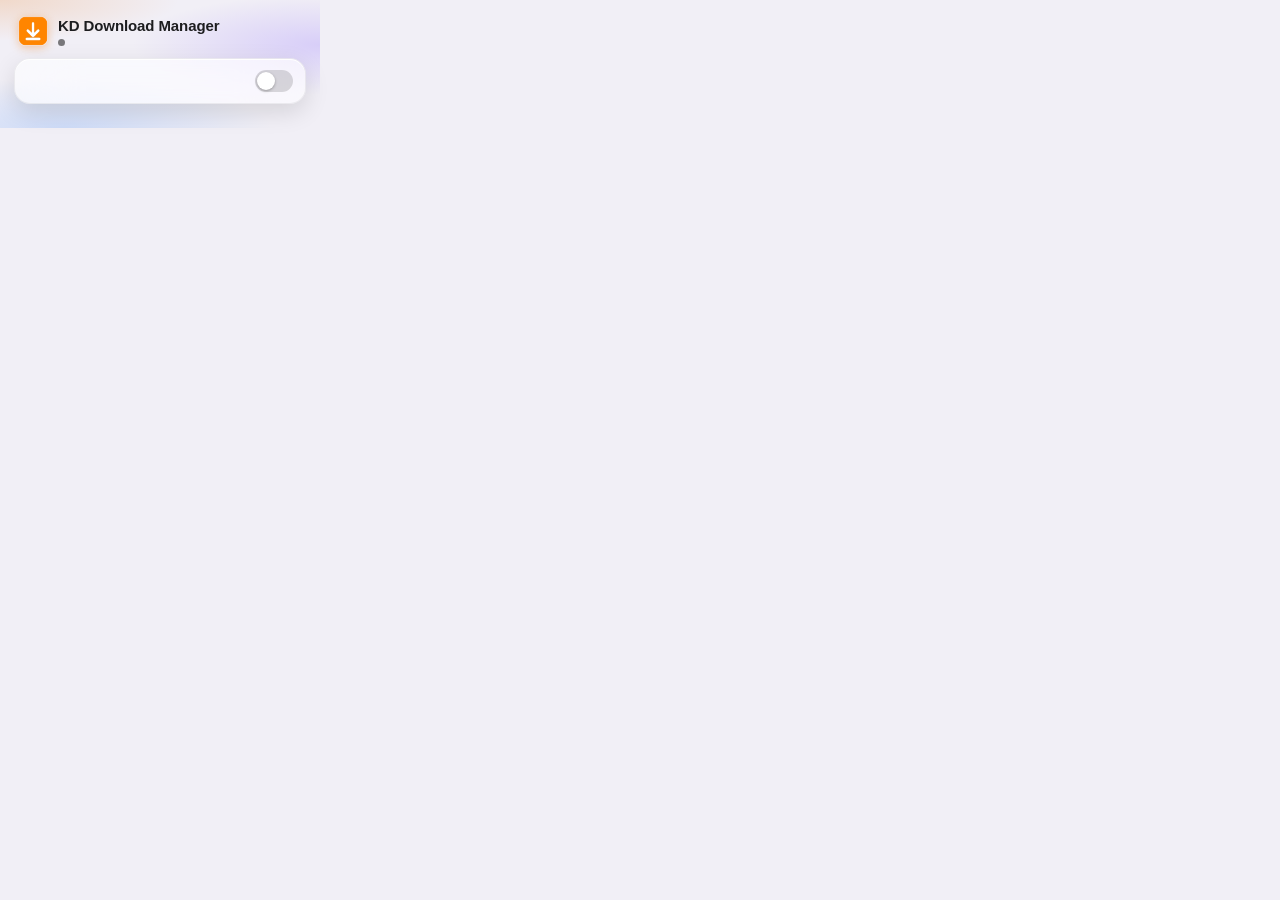
<file: ChromeExtension/popup.html>
<!doctype html>
<html>
<head>
  <meta charset="utf-8">
  <title>KD Download Manager</title>
  <link rel="stylesheet" href="popup.css">
</head>
<body>
  <header class="top">
    <img class="app-icon" src="icons/icon48.png" alt="" width="30" height="30">
    <div class="top-text">
      <h1>KD Download Manager</h1>
      <p id="status" class="status" data-state="checking">
        <span class="dot"></span>
        <span id="status-text" data-i18n="statusChecking"></span>
      </p>
    </div>
  </header>

  <label class="card toggle">
    <span class="toggle-text">
      <strong data-i18n="interceptTitle"></strong>
      <small data-i18n="interceptNote"></small>
    </span>
    <input id="intercept" type="checkbox" role="switch">
  </label>

  <label id="site-card" class="card toggle" hidden>
    <span class="toggle-text">
      <strong data-i18n="siteButtonTitle"></strong>
      <small id="site-note" data-i18n="siteButtonNoteDefault"></small>
    </span>
    <input id="site-button" type="checkbox" role="switch">
  </label>

  <section id="video" class="card list" hidden>
    <div class="video-header">
      <span class="tile" id="video-tile"></span>
      <span class="video-text">
        <span id="video-title" class="video-title" data-i18n="searchingVideo"></span>
        <span id="video-subtitle" class="video-subtitle" data-i18n="chooseQuality"></span>
      </span>
    </div>
    <div id="qualities" class="options"></div>
  </section>

  <section id="streams" class="card list" hidden>
    <p class="heading" data-i18n="foundVideos"></p>
    <div id="stream-list" class="options"></div>
  </section>

  <button id="send-page" class="primary" hidden><span data-i18n="downloadThisPage"></span></button>
  <p id="message" class="message" role="status"></p>

  <script type="module" src="popup.js"></script>
</body>
</html>
</file>
<file: ChromeExtension/popup.css>
/* Uygulamanın ve sayfadaki "İndir" menüsünün cam (Liquid Glass) görünümü. Açılır pencere tarayıcının
   üstünde opak bir pencere olduğu için arkadaki renkli ışıltı sayfanın kendisinde çiziliyor. */
:root {
  --accent: #f08a2e;
  --accent-text: color-mix(in srgb, var(--accent) 62%, black);
  --on-accent: #1d1d1f;
  --text: #1d1d1f;
  --secondary: rgba(0, 0, 0, 0.62);
  --tertiary: rgba(0, 0, 0, 0.5);
  --glass: rgba(255, 255, 255, 0.62);
  --glass-border: rgba(0, 0, 0, 0.06);
  --glass-highlight: rgba(255, 255, 255, 0.95);
  --hover: rgba(0, 0, 0, 0.05);
  --selected: rgba(0, 0, 0, 0.07);
  --tag: rgba(0, 0, 0, 0.07);
  --divider: rgba(0, 0, 0, 0.08);
  --track: rgba(0, 0, 0, 0.14);
  --ok: #16a34a;
  --error: #b42318;
  --base: #f1eff6;
  --glow-a: rgba(150, 120, 255, 0.28);
  --glow-b: rgba(80, 150, 255, 0.22);
  color-scheme: light dark;
}

@media (prefers-color-scheme: dark) {
  :root {
    --accent-text: color-mix(in srgb, var(--accent) 65%, white);
    --text: #ffffff;
    --secondary: rgba(255, 255, 255, 0.72);
    --tertiary: rgba(255, 255, 255, 0.55);
    --glass: rgba(255, 255, 255, 0.07);
    --glass-border: rgba(255, 255, 255, 0.10);
    --glass-highlight: rgba(255, 255, 255, 0.22);
    --hover: rgba(255, 255, 255, 0.10);
    --selected: rgba(255, 255, 255, 0.14);
    --tag: rgba(255, 255, 255, 0.18);
    --divider: rgba(255, 255, 255, 0.08);
    --track: rgba(255, 255, 255, 0.22);
    --ok: #4ade80;
    --error: #ff8a8a;
    --base: #15131d;
    --glow-a: rgba(124, 92, 255, 0.42);
    --glow-b: rgba(56, 120, 255, 0.30);
  }
}

* { box-sizing: border-box; }
[hidden] { display: none !important; }

html { background: var(--base); }

body {
  width: 320px;
  margin: 0;
  padding: 14px;
  font: 13px/1.35 -apple-system, BlinkMacSystemFont, "SF Pro Text", "Segoe UI", Roboto, sans-serif;
  color: var(--text);
  background:
    radial-gradient(80% 45% at 0% 0%, color-mix(in srgb, var(--accent) 22%, transparent), transparent 70%),
    radial-gradient(90% 60% at 100% 35%, var(--glow-a), transparent 65%),
    radial-gradient(100% 60% at 20% 100%, var(--glow-b), transparent 65%),
    var(--base);
  -webkit-font-smoothing: antialiased;
}

/* --- Üst kısım --- */

.top {
  display: flex;
  align-items: center;
  gap: 10px;
  padding: 2px 4px 12px;
}

.app-icon {
  flex: none;
  border-radius: 8px;
  box-shadow: 0 2px 8px color-mix(in srgb, var(--accent) 40%, transparent);
}

.top-text { min-width: 0; }

h1 {
  margin: 0;
  font-size: 15px;
  font-weight: 600;
  letter-spacing: -0.1px;
}

.status {
  display: flex;
  align-items: center;
  gap: 6px;
  margin: 2px 0 0;
  color: var(--secondary);
  font-size: 12px;
}

.dot {
  width: 7px;
  height: 7px;
  border-radius: 50%;
  background: var(--tertiary);
  flex: none;
}

.status[data-state="connected"] .dot { background: var(--ok); box-shadow: 0 0 6px var(--ok); }
.status[data-state="offline"] .dot { background: var(--error); }

/* --- Cam kartlar --- */

.card {
  display: block;
  margin-bottom: 10px;
  border-radius: 16px;
  background: var(--glass);
  border: 1px solid var(--glass-border);
  box-shadow: inset 0 1px 0 var(--glass-highlight), 0 8px 24px rgba(0, 0, 0, 0.12);
  -webkit-backdrop-filter: blur(30px) saturate(180%);
  backdrop-filter: blur(30px) saturate(180%);
}

.toggle {
  display: flex;
  align-items: center;
  justify-content: space-between;
  gap: 12px;
  padding: 11px 12px 11px 14px;
  cursor: pointer;
}

.toggle strong { font-weight: 600; }

.toggle small {
  display: block;
  margin-top: 3px;
  color: var(--secondary);
  font-size: 11.5px;
  line-height: 1.35;
}

/* macOS anahtarı */
input[role="switch"] {
  appearance: none;
  flex: none;
  position: relative;
  width: 38px;
  height: 22px;
  margin: 0;
  border-radius: 11px;
  background: var(--track);
  cursor: pointer;
  transition: background 0.18s ease;
}

input[role="switch"]::after {
  content: "";
  position: absolute;
  top: 2px;
  left: 2px;
  width: 18px;
  height: 18px;
  border-radius: 50%;
  background: #fff;
  box-shadow: 0 1px 3px rgba(0, 0, 0, 0.3);
  transition: transform 0.18s ease;
}

input[role="switch"]:checked {
  background: var(--accent);
  box-shadow: inset 0 1px 0 rgba(255, 255, 255, 0.35);
}
input[role="switch"]:checked::after { transform: translateX(16px); }
input[role="switch"]:focus-visible { outline: 2px solid var(--accent); outline-offset: 2px; }

/* --- Video ve kalite satırları (sayfadaki menüyle aynı) --- */

.list { padding: 6px; }

.video-header {
  display: flex;
  align-items: center;
  gap: 10px;
  padding: 8px 8px 10px;
}

.tile {
  flex: none;
  display: grid;
  place-items: center;
  width: 30px;
  height: 30px;
  border-radius: 8px;
  background: linear-gradient(#b48cf0, #8150d6);
  box-shadow: inset 0 1px 0 rgba(255, 255, 255, 0.4), 0 1px 3px rgba(0, 0, 0, 0.3);
}

.tile svg { width: 14px; height: 14px; fill: #fff; }

.video-text { display: flex; flex-direction: column; min-width: 0; }

.video-title {
  font-weight: 600;
  white-space: nowrap;
  overflow: hidden;
  text-overflow: ellipsis;
}

.video-subtitle { margin-top: 1px; color: var(--secondary); font-size: 11.5px; }

.heading {
  margin: 0;
  padding: 8px 10px 4px;
  color: var(--tertiary);
  font-size: 11px;
  font-weight: 600;
  letter-spacing: 0.8px;
  text-transform: uppercase;
}

.options { display: flex; flex-direction: column; }

.option {
  display: flex;
  align-items: center;
  gap: 8px;
  width: 100%;
  min-height: 34px;
  padding: 0 10px;
  border: 0;
  border-radius: 10px;
  background: transparent;
  color: inherit;
  font: inherit;
  text-align: left;
  cursor: pointer;
  transition: background 0.1s ease;
}

.option:hover, .option:focus-visible { background: var(--hover); outline: none; }
.option.selected { background: var(--selected); }
.option:active { transform: scale(0.98); }
.option:disabled { opacity: 0.35; cursor: default; }

.mark { flex: none; display: grid; place-items: center; width: 14px; }
.mark svg { width: 12px; height: 12px; }
.option.selected .mark { color: var(--accent-text); }
.option.audio .mark { color: #f57a9a; }

.name {
  flex: 1;
  min-width: 0;
  font-weight: 500;
  white-space: nowrap;
  overflow: hidden;
  text-overflow: ellipsis;
}

.name strong { color: var(--accent-text); font-weight: 600; }
.name small { display: block; color: var(--secondary); font-size: 11px; font-weight: 400; overflow: hidden; text-overflow: ellipsis; }

.tag {
  display: inline-block;
  margin-left: 6px;
  padding: 1px 5px;
  border-radius: 5px;
  vertical-align: 1px;
  background: var(--tag);
  font-size: 10px;
  font-weight: 700;
  letter-spacing: 0.3px;
}

.size { flex: none; color: var(--secondary); font-size: 12px; font-variant-numeric: tabular-nums; }
.divider { height: 1px; margin: 6px 10px; background: var(--divider); }

.footer {
  display: flex;
  align-items: center;
  justify-content: center;
  gap: 6px;
  padding: 8px 10px 6px;
  color: var(--tertiary);
  font-size: 11.5px;
}

.footer svg { width: 11px; height: 11px; }

/* Kaliteler gelene kadar parıltılı iskelet. */
.skeleton {
  height: 30px;
  margin: 4px 2px;
  border-radius: 10px;
  background: linear-gradient(90deg, var(--hover) 30%, var(--selected) 50%, var(--hover) 70%);
  background-size: 300% 100%;
  animation: shimmer 1.4s ease-in-out infinite;
}

@keyframes shimmer { from { background-position: 100% 0; } to { background-position: 0 0; } }
@media (prefers-reduced-motion: reduce) { .skeleton { animation: none; } }

/* --- Düğme ve mesaj --- */

button.primary {
  display: flex;
  align-items: center;
  justify-content: center;
  gap: 6px;
  width: 100%;
  height: 36px;
  margin-bottom: 4px;
  border: 0;
  border-radius: 999px;
  background: color-mix(in srgb, var(--accent) 92%, transparent);
  color: var(--on-accent);
  font: inherit;
  font-weight: 600;
  cursor: pointer;
  box-shadow: inset 0 1px 0 rgba(255, 255, 255, 0.45), 0 6px 18px color-mix(in srgb, var(--accent) 40%, transparent);
  transition: transform 0.12s ease, filter 0.12s ease;
}

button.primary svg { width: 15px; height: 15px; }
button.primary:hover { filter: brightness(1.05); }
button.primary:active { transform: scale(0.97); }
button.primary:disabled { opacity: 0.5; cursor: default; }
button.primary:focus-visible { outline: 2px solid var(--text); outline-offset: 2px; }

.message {
  min-height: 1em;
  margin: 4px 4px 0;
  color: var(--secondary);
  font-size: 12px;
}

.message:empty { display: none; }
.message[data-kind="ok"] { color: var(--ok); }
.message[data-kind="error"] { color: var(--error); }
</file>
